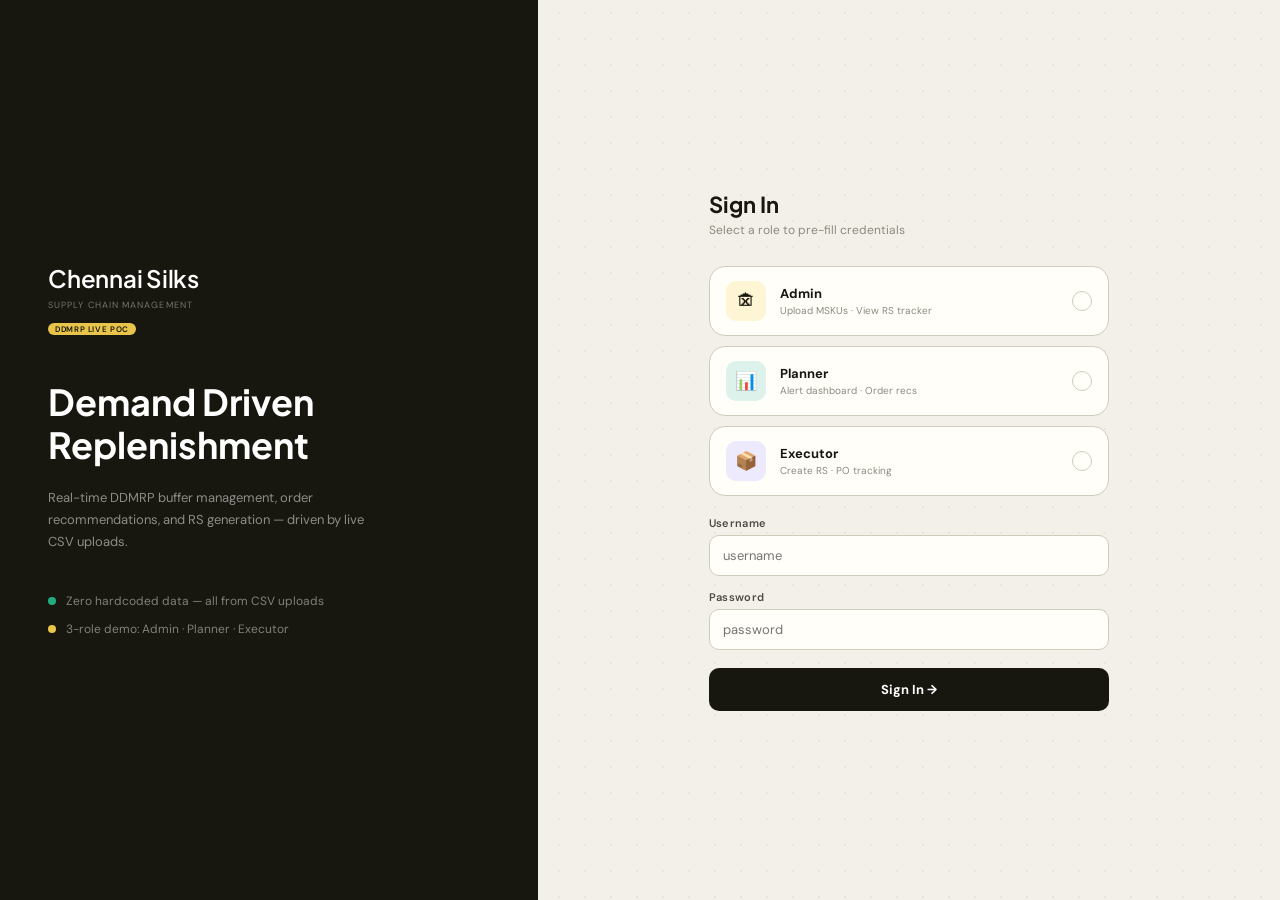
<file: app/templates/demo.html>
<!DOCTYPE html>
<html lang="en">
<head>
<meta charset="UTF-8">
<meta name="viewport" content="width=device-width,initial-scale=1.0">
<title>Chennai Silks — DDMRP Live POC</title>
<link href="https://fonts.googleapis.com/css2?family=Plus+Jakarta+Sans:wght@400;500;600;700&family=DM+Sans:opsz,wght@9..40,300;9..40,400;9..40,500;9..40,600&family=JetBrains+Mono:wght@400;500;600&display=swap" rel="stylesheet">
<style>
*{box-sizing:border-box;margin:0;padding:0}
:root{
  --ink:#18170F;--ink2:#4D4B42;--ink3:#8C8A7E;--ink4:#C8C5B6;
  --bg:#F2F0E8;--bg2:#E8E6DC;--bg3:#DDD9CC;--bg4:#D0CCBC;
  --surface:#FFFEF9;--surface2:#F8F6EE;
  --gold:#9B7B0A;--gold-l:#FDF5D4;--gold-m:#E8C44A;--gold-b:#C4980E;
  --teal:#085041;--teal-l:#DCF2EB;--teal-m:#22AD80;--teal-b:#0A6B52;
  --ruby:#7A1818;--ruby-l:#FCEAEA;--ruby-m:#D93838;--ruby-b:#A02020;
  --amber:#7A3F08;--amber-l:#FEF0DA;--amber-m:#E8903A;--amber-b:#B05E10;
  --slate:#1A2C3E;
  --ff-num:'Plus Jakarta Sans',sans-serif;
  --ff-body:'DM Sans',sans-serif;
  --ff-mono:'JetBrains Mono',monospace;
  --r:6px;--r-md:10px;--r-lg:16px;--r-xl:22px;
  --sh:0 1px 2px rgba(24,23,15,.05),0 3px 10px rgba(24,23,15,.07);
  --sh-lg:0 8px 30px rgba(24,23,15,.12),0 2px 8px rgba(24,23,15,.05);
}
html{font-size:14px}
body{font-family:var(--ff-body);background:var(--bg);color:var(--ink);min-height:100vh}

/* ── SHELL ── */
.shell{display:flex;min-height:100vh}

/* ── SIDEBAR ── */
.sidebar{width:220px;flex-shrink:0;background:var(--ink);display:flex;flex-direction:column;position:fixed;top:0;left:0;bottom:0;z-index:100}
.logo-wrap{padding:20px 16px 16px;border-bottom:1px solid rgba(255,255,255,.06)}
.logo-main{font-family:var(--ff-num);font-size:18px;color:#fff;font-weight:600;letter-spacing:-.01em}
.logo-tag{font-size:9px;color:rgba(255,255,255,.3);letter-spacing:.12em;text-transform:uppercase;margin-top:3px}
.logo-poc{display:inline-block;background:var(--gold-m);color:var(--ink);font-size:8px;font-weight:600;padding:1px 7px;border-radius:99px;letter-spacing:.08em;text-transform:uppercase;margin-top:6px}
.nav-grp{padding:14px 8px 4px;font-size:9px;font-weight:600;letter-spacing:.14em;color:rgba(255,255,255,.2);text-transform:uppercase}
.nav-item{display:flex;align-items:center;gap:9px;padding:8px 12px;margin:1px 4px;border-radius:var(--r);font-size:12px;color:rgba(255,255,255,.45);cursor:pointer;transition:background .15s,color .15s;user-select:none;position:relative;outline:none;-webkit-tap-highlight-color:transparent}
.nav-item:hover{background:rgba(255,255,255,.09)!important;color:rgba(255,255,255,.9)!important}
.nav-item.active{background:rgba(255,255,255,.13)!important;color:#fff!important;font-weight:500}
.nav-icon{font-size:14px;flex-shrink:0;width:18px;text-align:center}
.nav-lbl{flex:1}
.nav-ct{font-size:9px;font-weight:700;padding:1px 6px;border-radius:99px;background:var(--ruby-m);color:#fff}
.sidebar-foot{margin-top:auto;padding:12px 8px;border-top:1px solid rgba(255,255,255,.05)}
.user-row{display:flex;align-items:center;gap:9px;padding:7px 8px;border-radius:var(--r);cursor:pointer}
.user-row:hover{background:rgba(255,255,255,.05)}
.user-av{width:28px;height:28px;border-radius:50%;background:var(--gold-m);display:flex;align-items:center;justify-content:center;font-size:10px;font-weight:600;color:var(--ink);flex-shrink:0}
.user-nm{font-size:12px;color:rgba(255,255,255,.65);font-weight:500}
.user-rl{font-size:10px;color:rgba(255,255,255,.28)}

/* ── MAIN ── */
.main{margin-left:220px;flex:1;display:flex;flex-direction:column;overflow-x:hidden;min-width:0}

/* ── TOPBAR ── */
.topbar{height:54px;background:var(--surface);border-bottom:1px solid var(--bg3);display:flex;align-items:center;padding:0 18px;gap:0;position:sticky;top:0;z-index:50}
.tb-back{display:flex;align-items:center;padding:0 10px 0 0;border-right:1px solid var(--bg3);margin-right:14px;flex-shrink:0}
.tb-back-btn{display:flex;align-items:center;gap:5px;background:none;border:none;font-family:var(--ff-body);font-size:12px;font-weight:500;color:var(--ink3);cursor:pointer;padding:5px 8px;border-radius:var(--r);transition:all .15s;white-space:nowrap}
.tb-back-btn:hover{background:var(--bg2);color:var(--ink)}
.tb-back-btn .back-arrow{font-size:14px;color:var(--ink4)}
.tb-meta{flex:1;min-width:0}
.tb-title{font-family:var(--ff-num);font-size:16px;font-weight:600;color:var(--ink);letter-spacing:-.01em;white-space:nowrap;overflow:hidden;text-overflow:ellipsis}
.tb-crumb{font-size:10px;color:var(--ink3);margin-top:1px;white-space:nowrap;overflow:hidden;text-overflow:ellipsis}
.tb-right{display:flex;gap:8px;align-items:center;flex-shrink:0;padding-left:12px}
.tb-divider{width:1px;height:20px;background:var(--bg3);flex-shrink:0}

/* ── PRODUCT PILL ── */
.prod-pill{display:flex;align-items:center;gap:7px;background:var(--bg2);border:1px solid var(--bg4);border-radius:99px;padding:5px 12px;cursor:pointer;font-size:12px;font-weight:500;color:var(--ink);transition:all .15s;position:relative}
.prod-pill:hover{border-color:var(--gold-m);background:var(--gold-l)}
.prod-drop{position:absolute;top:calc(100% + 6px);left:0;background:var(--surface);border:1px solid var(--bg4);border-radius:var(--r-lg);box-shadow:var(--sh-lg);min-width:300px;z-index:300;display:none}
.prod-drop.open{display:block}
.prod-item{padding:10px 14px;font-size:12px;cursor:pointer;display:flex;align-items:center;justify-content:space-between;border-bottom:1px solid var(--bg2)}
.prod-item:last-child{border:none}
.prod-item:hover{background:var(--bg2)}
.prod-item.active{background:var(--gold-l)}
.prod-item-code{font-family:var(--ff-mono);font-size:9px;color:var(--ink3)}

/* ── BUTTONS ── */
.btn{display:inline-flex;align-items:center;gap:6px;padding:7px 14px;border-radius:var(--r);font-family:var(--ff-body);font-size:12px;font-weight:500;cursor:pointer;border:none;transition:all .15s;white-space:nowrap;text-decoration:none}
.btn-gold{background:var(--gold);color:#fff}.btn-gold:hover{background:var(--gold-b)}
.btn-teal{background:var(--teal);color:#fff}.btn-teal:hover{background:var(--teal-b)}
.btn-ruby{background:var(--ruby-l);color:var(--ruby);border:1px solid var(--ruby-m)}.btn-ruby:hover{background:#FADADADA}
.btn-ghost{background:none;color:var(--ink2);border:1px solid var(--bg4)}.btn-ghost:hover{background:var(--bg2)}
.btn-sm{padding:4px 10px;font-size:11px}
.btn-xs{padding:3px 8px;font-size:10px}

/* ── PAGE ── */
.page{padding:22px;display:none}
.page.active{display:block}

/* ── NUM TYPOGRAPHY ── */
.num-xl{font-family:var(--ff-num);font-size:48px;font-weight:600;letter-spacing:-.03em;line-height:1}
.num-lg{font-family:var(--ff-num);font-size:32px;font-weight:600;letter-spacing:-.02em;line-height:1}
.num-md{font-family:var(--ff-num);font-size:22px;font-weight:600;letter-spacing:-.02em;line-height:1}
.num-sm{font-family:var(--ff-num);font-size:16px;font-weight:600;letter-spacing:-.01em}
.mono{font-family:var(--ff-mono);font-size:11px}
.mono-sm{font-family:var(--ff-mono);font-size:10px}

/* ── STAT CARDS ── */
.stat-row{display:grid;grid-template-columns:repeat(4,1fr);gap:10px;margin-bottom:18px}
.stat-card{background:var(--surface);border:1px solid var(--bg3);border-radius:var(--r-lg);padding:16px 18px;box-shadow:var(--sh);position:relative;overflow:hidden}
.stat-card::before{content:'';position:absolute;top:0;left:0;right:0;height:3px;border-radius:var(--r-lg) var(--r-lg) 0 0}
.stat-card.ruby::before{background:var(--ruby-m)}
.stat-card.amber::before{background:var(--amber-m)}
.stat-card.teal::before{background:var(--teal-m)}
.stat-card.gold::before{background:var(--gold-m)}
.stat-lbl{font-size:10px;font-weight:600;letter-spacing:.06em;text-transform:uppercase;color:var(--ink3);margin-bottom:8px}
.stat-num{margin-bottom:4px}
.stat-sub{font-size:10px;color:var(--ink3)}
.stat-card.ruby .stat-num{color:var(--ruby)}
.stat-card.amber .stat-num{color:var(--amber)}
.stat-card.teal .stat-num{color:var(--teal)}
.stat-card.gold .stat-num{color:var(--gold)}

/* ── BADGES ── */
.badge{display:inline-flex;align-items:center;gap:3px;font-size:10px;font-weight:600;padding:2px 8px;border-radius:99px;white-space:nowrap}
.b-red{background:var(--ruby-l);color:var(--ruby);border:1px solid rgba(217,56,56,.2)}
.b-yellow{background:var(--amber-l);color:var(--amber);border:1px solid rgba(232,144,58,.2)}
.b-amber{background:var(--amber-l);color:var(--amber-b);border:1px solid rgba(232,144,58,.3)}
.b-green{background:var(--teal-l);color:var(--teal);border:1px solid rgba(34,173,128,.2)}
.b-gold{background:var(--gold-l);color:var(--gold);border:1px solid rgba(196,152,14,.2)}
.b-blue{background:#e8f0fe;color:#3b67c4;border:1px solid rgba(59,103,196,.2)}
.b-gray{background:var(--bg2);color:var(--ink2);border:1px solid var(--bg4)}

/* ── ALERT TABLE ── */
.card{background:var(--surface);border:1px solid var(--bg3);border-radius:var(--r-lg);box-shadow:var(--sh);overflow:hidden}
.card-head{padding:14px 18px;border-bottom:1px solid var(--bg2);display:flex;align-items:center;gap:10px}
.card-title{font-family:var(--ff-num);font-size:14px;font-weight:600;color:var(--ink);flex:1;letter-spacing:-.01em}
.card-body{padding:18px}

.tbl-wrap{background:var(--surface);border:1px solid var(--bg3);border-radius:var(--r-lg);box-shadow:var(--sh);overflow:hidden}
.atbl{width:100%;border-collapse:collapse;table-layout:auto}
.atbl thead th{background:var(--bg2);padding:9px 10px;text-align:right;font-size:10px;font-weight:600;color:var(--ink3);letter-spacing:.06em;text-transform:uppercase;border-bottom:1px solid var(--bg3);white-space:nowrap;overflow:hidden;text-overflow:ellipsis}
.atbl thead th:first-child{text-align:left}
.atbl thead th.th-action{text-align:center}
.atbl tbody td{padding:11px 10px;border-bottom:1px solid var(--bg2);font-size:12px;vertical-align:middle;transition:background .1s;text-align:right;white-space:nowrap;overflow:hidden;text-overflow:ellipsis}
.atbl tbody td:first-child{text-align:left}
.atbl tbody td.td-status{text-align:center}
.atbl tbody td.td-action{text-align:center}
.atbl tbody tr{cursor:pointer}
.atbl tbody tr:last-child td{border-bottom:none}
.atbl tbody tr:hover td{background:var(--bg2)}
.atbl tbody tr.row-red td{background:rgba(252,234,234,.4)}
.atbl tbody tr.row-red:hover td{background:rgba(252,234,234,.7)}
.atbl tbody tr.row-red td:first-child{border-left:3px solid var(--ruby-m)}
.atbl tbody tr.row-yellow td:first-child{border-left:3px solid var(--amber-m)}
.atbl tbody tr.row-green td:first-child{border-left:3px solid var(--teal-m)}
.atbl tbody tr.row-blue td:first-child{border-left:3px solid var(--blue-m)}
/* Plan priority bar */
.pri-track{height:6px;background:var(--bg3);border-radius:99px;width:60px;display:inline-block;vertical-align:middle;overflow:hidden;margin-right:5px}
.pri-fill{height:100%;border-radius:99px}
.pri-cell{display:flex;align-items:center;justify-content:flex-end;gap:4px;white-space:nowrap}
.td-edit{padding:4px 4px!important}
.td-edit input:focus{outline:none;border-color:var(--gold-m)!important;background:var(--gold-l)!important}
.num-cell{text-align:right;font-family:var(--ff-mono);font-size:11px;padding-right:8px!important}
@keyframes flashRow{0%{background:var(--teal-l)}100%{background:transparent}}
.row-flash td{animation:flashRow .8s ease-out}

/* plan priority — handled in .tbl-wrap block above */

/* ── ZONE VISUAL ── */
.zone-visual{position:relative;margin-bottom:20px}
.zone-bar{display:flex;height:36px;border-radius:99px;overflow:hidden;border:1px solid var(--bg4)}
.zone-seg{display:flex;align-items:center;justify-content:center;font-size:9px;font-weight:700;letter-spacing:.08em}
.zone-seg.red{background:var(--ruby-l);color:var(--ruby)}
.zone-seg.yellow{background:var(--amber-l);color:var(--amber)}
.zone-seg.green{background:var(--teal-l);color:var(--teal);flex:1}
.zone-ruler{display:flex;justify-content:space-between;margin-top:5px;padding:0 2px}
.zone-ruler span{font-family:var(--ff-mono);font-size:9px;color:var(--ink3);text-align:center}
.zone-nfp-line{position:absolute;top:0;bottom:22px;width:2px;background:var(--ink);border-radius:99px}
.zone-nfp-flag{position:absolute;top:-22px;background:var(--ink);color:#fff;font-family:var(--ff-mono);font-size:9px;font-weight:600;padding:2px 6px;border-radius:3px;transform:translateX(-50%);white-space:nowrap}

/* ── METRIC BOXES ── */
.metric-row{display:grid;grid-template-columns:repeat(3,1fr);gap:8px;margin-bottom:14px}
.metric-box{border-radius:var(--r-md);padding:12px 14px;text-align:center}
.metric-box.red{background:var(--ruby-l)}
.metric-box.amber{background:var(--amber-l)}
.metric-box.green{background:var(--teal-l)}
.metric-lbl{font-size:9px;font-weight:700;letter-spacing:.08em;text-transform:uppercase;margin-bottom:6px}
.metric-box.red .metric-lbl{color:var(--ruby)}
.metric-box.amber .metric-lbl{color:var(--amber)}
.metric-box.green .metric-lbl{color:var(--teal)}
.metric-box.red .num-md{color:var(--ruby)}
.metric-box.amber .num-md{color:var(--amber)}
.metric-box.green .num-md{color:var(--teal)}
.metric-unit{font-size:10px;color:var(--ink3);margin-top:2px}

/* ── GREEN STEPS ── */
.gs-wrap{display:flex;flex-direction:column;gap:0;position:relative;margin-bottom:12px}
.gs-connector{width:1px;height:14px;background:var(--bg4);margin-left:20px;flex-shrink:0}
.gs-row{display:flex;align-items:center;gap:12px;padding:12px 14px;border-radius:var(--r-md);border:1px solid var(--bg3);background:var(--bg2);transition:all .15s}
.gs-row.winner{background:var(--teal-l);border-color:var(--teal-m);box-shadow:0 0 0 3px rgba(34,173,128,.1)}
.gs-num{width:28px;height:28px;border-radius:50%;background:var(--bg4);display:flex;align-items:center;justify-content:center;font-family:var(--ff-mono);font-size:11px;font-weight:600;color:var(--ink2);flex-shrink:0}
.gs-row.winner .gs-num{background:var(--teal-m);color:#fff}
.gs-info{flex:1}
.gs-lbl{font-size:12px;font-weight:500;color:var(--ink2)}
.gs-row.winner .gs-lbl{color:var(--teal);font-weight:600}
.gs-desc{font-size:10px;color:var(--ink3);margin-top:2px}
.gs-row.winner .gs-desc{color:var(--teal);opacity:.75}
.gs-val{font-family:var(--ff-num);font-size:22px;font-weight:600;color:var(--ink);letter-spacing:-.01em}
.gs-row.winner .gs-val{color:var(--teal);font-size:26px;font-weight:700}
.gs-win-tag{font-size:9px;font-weight:700;padding:2px 7px;border-radius:99px;background:var(--teal-m);color:#fff;margin-top:4px;display:inline-block}
.gs-unit{font-size:11px;color:var(--ink3);font-family:var(--ff-body)}

/* ── FORECAST ── */
.forecast-slider-wrap{display:flex;align-items:center;gap:10px;margin:10px 0}
.forecast-slider-wrap label{font-size:11px;color:var(--ink3);width:80px;flex-shrink:0}
input[type=range]{flex:1;height:4px;accent-color:var(--gold);cursor:pointer}
.forecast-result{border-radius:var(--r-md);padding:10px 12px;margin-top:8px;font-size:11px;line-height:1.6}
.forecast-result.red{background:var(--ruby-l);color:var(--ruby)}
.forecast-result.amber{background:var(--amber-l);color:var(--amber)}
.forecast-result.green{background:var(--teal-l);color:var(--teal)}
.days-row{display:grid;grid-template-columns:1fr 1fr;gap:8px;margin-top:10px}
.days-box{background:var(--bg2);border-radius:var(--r-md);padding:10px;text-align:center}
.days-lbl{font-size:10px;color:var(--ink3);margin-bottom:4px}

/* ── NFP BREAKDOWN ── */
.nfp-rows{background:var(--bg2);border-radius:var(--r-md);padding:12px 14px}
.nfp-row{display:flex;justify-content:space-between;align-items:center;padding:4px 0;border-bottom:1px solid var(--bg3)}
.nfp-row:last-child{border-bottom:none;padding-top:8px;margin-top:4px}
.nfp-lbl{font-size:11px;color:var(--ink2)}
.nfp-val{font-family:var(--ff-mono);font-size:11px;font-weight:600;color:var(--ink)}
.nfp-row.total .nfp-lbl{font-weight:600;color:var(--ink);font-size:12px}
.nfp-row.total .nfp-val{color:var(--amber);font-size:13px}

/* ── PO FORM ── */
.form-row{display:grid;grid-template-columns:1fr 1fr;gap:10px;margin-bottom:10px}
.form-row.single{grid-template-columns:1fr}
.form-group{display:flex;flex-direction:column;gap:4px}
.form-label{font-size:11px;font-weight:500;color:var(--ink2)}
.form-input{padding:8px 10px;border:1px solid var(--bg4);border-radius:var(--r);font-family:var(--ff-body);font-size:12px;color:var(--ink);background:var(--surface);transition:border-color .15s}
.form-input:focus{outline:none;border-color:var(--gold-m)}
.form-input.ro{background:var(--bg2);color:var(--ink3);cursor:default}
.form-hint{font-size:10px;color:var(--ink3)}
.form-hint.warn{color:var(--ruby)}
.form-hint.ok{color:var(--teal)}

/* ── CALC BOX ── */
.calc-box{background:var(--bg2);border-radius:var(--r-md);padding:14px;border:1px solid var(--bg3)}
.calc-title{font-size:10px;font-weight:700;letter-spacing:.06em;text-transform:uppercase;color:var(--ink3);margin-bottom:10px}
.calc-row{display:flex;justify-content:space-between;align-items:center;padding:5px 0;border-bottom:1px solid var(--bg3)}
.calc-row:last-child{border-bottom:none;padding-top:8px}
.calc-name{font-size:11px;color:var(--ink2)}
.calc-val{font-family:var(--ff-num);font-size:18px;font-weight:600;letter-spacing:-.01em}
.calc-val.red{color:var(--ruby)}.calc-val.amber{color:var(--amber)}
.calc-val.green{color:var(--teal)}.calc-val.slate{color:var(--slate)}
.calc-unit{font-size:11px;color:var(--ink3);font-family:var(--ff-body);font-style:normal}

/* ── SHOP ALLOCATION ── */
.alloc-header{background:var(--surface);border:1px solid var(--bg3);border-radius:var(--r-lg);padding:14px 18px;margin-bottom:16px;display:flex;align-items:center;gap:18px;box-shadow:var(--sh)}
.pbar{height:6px;background:var(--bg3);border-radius:99px;flex:1;overflow:hidden}
.pbar-fill{height:100%;border-radius:99px;background:linear-gradient(to right,var(--gold),var(--gold-m));transition:width .4s}
.shop-tbl{width:100%;border-collapse:collapse}
.shop-tbl thead th{background:var(--bg2);padding:9px 12px;text-align:left;font-size:10px;font-weight:600;color:var(--ink3);text-transform:uppercase;letter-spacing:.05em;border-bottom:1px solid var(--bg3)}
.shop-tbl tbody td{padding:11px 12px;border-bottom:1px solid var(--bg2);font-size:12px;vertical-align:middle}
.shop-tbl tbody tr:last-child td{border-bottom:none}
.alloc-inp{width:72px;padding:5px 8px;border:1px solid var(--bg4);border-radius:var(--r);font-family:var(--ff-mono);font-size:12px;text-align:center;background:var(--surface);color:var(--ink);transition:border-color .15s}
.alloc-inp:focus{outline:none;border-color:var(--gold-m)}
.stk-pill{display:inline-flex;align-items:center;gap:4px;font-family:var(--ff-mono);font-size:10px;font-weight:600;padding:2px 8px;border-radius:99px}

/* ── CONFIRM HERO ── */
.confirm-hero{background:linear-gradient(135deg,var(--teal) 0%,#0a6b52 100%);border-radius:var(--r-xl);padding:24px 28px;color:#fff;margin-bottom:16px;position:relative;overflow:hidden}
.confirm-hero::before{content:'';position:absolute;right:-20px;top:-20px;width:160px;height:160px;border-radius:50%;background:rgba(255,255,255,.04)}
.confirm-hero-title{font-family:var(--ff-num);font-size:14px;font-weight:600;opacity:.8;margin-bottom:4px}
.confirm-hero-msku{font-family:var(--ff-mono);font-size:10px;opacity:.5;margin-bottom:14px}
.confirm-hero-qty{font-family:var(--ff-num);font-size:56px;font-weight:700;letter-spacing:-.04em;line-height:1;margin-bottom:6px}
.confirm-hero-meta{font-size:12px;opacity:.7}
.confirm-row{display:flex;justify-content:space-between;padding:10px 0;border-bottom:1px solid var(--bg2);font-size:12px}
.confirm-row:last-child{border-bottom:none}
.confirm-lbl{color:var(--ink3)}
.confirm-val{font-weight:500;color:var(--ink)}

/* ── VIEW TABS ── */
.view-tabs{display:flex;gap:0;background:var(--bg2);border:1px solid var(--bg4);border-radius:var(--r-md);padding:3px;margin-bottom:16px;width:fit-content}
.view-tab{padding:5px 14px;border-radius:var(--r);font-size:11px;font-weight:500;cursor:pointer;color:var(--ink3);transition:all .15s;user-select:none}
.view-tab.active{background:var(--surface);color:var(--ink);box-shadow:0 1px 3px rgba(0,0,0,.08)}

/* ── KANBAN ── */
.kanban-board{display:grid;grid-template-columns:repeat(4,1fr);gap:12px}
.kanban-col{background:var(--bg2);border-radius:var(--r-lg);padding:12px;border:1px solid var(--bg3);min-height:300px}
.kanban-col-hdr{display:flex;align-items:center;justify-content:space-between;margin-bottom:12px;padding-bottom:10px;border-bottom:1px solid var(--bg3)}
.kanban-col-title{font-size:11px;font-weight:700;letter-spacing:.06em;text-transform:uppercase}
.kanban-col-ct{font-family:var(--ff-num);font-size:16px;font-weight:600}
.kanban-card{background:var(--surface);border-radius:var(--r-md);padding:12px;margin-bottom:8px;border:1px solid var(--bg3);box-shadow:var(--sh);cursor:pointer;transition:all .15s}
.kanban-card:hover{box-shadow:var(--sh-lg);transform:translateY(-1px)}
.kanban-card-msku{font-family:var(--ff-mono);font-size:9px;color:var(--ink3);margin-bottom:4px}
.kanban-card-name{font-size:12px;font-weight:500;color:var(--ink);margin-bottom:8px}
.kanban-card-qty{font-family:var(--ff-num);font-size:24px;font-weight:600;color:var(--ink);margin-bottom:4px}
.kanban-card-meta{font-size:10px;color:var(--ink3)}
.kanban-card-supplier{display:flex;align-items:center;justify-content:space-between;margin-top:8px;padding-top:8px;border-top:1px solid var(--bg2)}
.kc-draft .kanban-col-hdr{border-bottom-color:var(--ink3)}
.kc-draft .kanban-col-title{color:var(--ink3)}
.kc-released .kanban-col-hdr{border-bottom-color:var(--gold-m)}
.kc-released .kanban-col-title{color:var(--gold)}
.kc-transit .kanban-col-hdr{border-bottom-color:var(--amber-m)}
.kc-transit .kanban-col-title{color:var(--amber)}
.kc-received .kanban-col-hdr{border-bottom-color:var(--teal-m)}
.kc-received .kanban-col-title{color:var(--teal)}

/* ── CALENDAR ── */
.cal-header{display:flex;align-items:center;justify-content:space-between;margin-bottom:16px}
.cal-grid{display:grid;grid-template-columns:repeat(7,1fr);gap:4px}
.cal-day-hdr{text-align:center;font-size:10px;font-weight:600;color:var(--ink3);letter-spacing:.06em;text-transform:uppercase;padding:4px}
.cal-cell{border-radius:var(--r);padding:6px;min-height:64px;border:1px solid var(--bg3);background:var(--surface);font-size:11px;cursor:pointer;transition:background .1s}
.cal-cell:hover{background:var(--bg2)}
.cal-cell.other-month{background:var(--bg);border-color:var(--bg3);opacity:.5}
.cal-cell.today{border-color:var(--gold-m);background:var(--gold-l)}
.cal-date{font-size:10px;font-weight:600;color:var(--ink3);margin-bottom:4px}
.cal-cell.today .cal-date{color:var(--gold)}
.cal-event{border-radius:3px;padding:2px 5px;font-size:9px;font-weight:600;margin-bottom:2px;cursor:pointer}
.cal-event.arriving{background:var(--teal-l);color:var(--teal)}
.cal-event.released{background:var(--gold-l);color:var(--gold)}
.cal-event.ordered{background:var(--amber-l);color:var(--amber)}

/* ── CHIPS ── */
.chip{display:inline-flex;align-items:center;gap:4px;padding:4px 10px;border-radius:99px;font-size:11px;font-weight:500;cursor:pointer;border:1px solid var(--bg4);background:var(--surface);color:var(--ink2);transition:all .15s;user-select:none}
.chip:hover{border-color:var(--gold-m);color:var(--gold)}
.chip.active{background:var(--gold-l);color:var(--gold);border-color:var(--gold-m)}
.chip.danger{background:var(--ruby-l);color:var(--ruby);border-color:var(--ruby-m)}
.filter-row{display:flex;gap:6px;flex-wrap:wrap}

/* ── SKU MAPPING MATRIX ── */
.matrix-info{background:var(--teal-l);border:1px solid var(--teal-m);border-radius:var(--r-md);padding:10px 14px;margin-bottom:14px;font-size:11px;color:var(--teal);line-height:1.6}
.matrix-legend{display:flex;gap:14px;margin-bottom:12px;flex-wrap:wrap}
.legend-item{display:flex;align-items:center;gap:6px;font-size:11px;color:var(--ink2)}
.legend-sw{width:14px;height:14px;border-radius:3px;flex-shrink:0}
.design-selector{display:flex;gap:6px;flex-wrap:wrap;margin-bottom:14px}
.design-chip{padding:5px 12px;border-radius:99px;font-size:11px;font-weight:500;cursor:pointer;border:1px solid var(--bg4);background:var(--surface);color:var(--ink2);transition:all .15s;user-select:none}
.design-chip:hover{border-color:var(--gold-m);color:var(--gold)}
.design-chip.active{background:var(--teal-l);color:var(--teal);border-color:var(--teal-m)}
.matrix-wrap{border:1px solid var(--bg3);border-radius:var(--r-lg);overflow:hidden;background:var(--surface);margin-bottom:12px}
.matrix-tbl{border-collapse:collapse;width:100%}
.matrix-tbl th{background:var(--bg2);padding:9px 14px;font-size:10px;font-weight:700;color:var(--ink3);letter-spacing:.06em;text-transform:uppercase;border:1px solid var(--bg3);text-align:center}
.matrix-tbl th.row-hdr{text-align:left;min-width:90px}
.matrix-tbl td{border:1px solid var(--bg3);padding:3px}
.matrix-cell{width:100%;height:44px;display:flex;flex-direction:column;align-items:center;justify-content:center;border-radius:var(--r);cursor:pointer;transition:all .15s;font-size:10px;font-weight:700;user-select:none;gap:2px}
.matrix-cell.mapped{background:var(--teal-l);color:var(--teal)}
.matrix-cell.mapped:hover{background:#C5EDDF}
.matrix-cell.selected{background:var(--gold-l);color:var(--gold);box-shadow:0 0 0 2px var(--gold-m) inset}
.matrix-cell.empty{background:var(--bg2);color:var(--ink4)}
.matrix-cell.empty:hover{background:var(--bg3);color:var(--ink2)}
.matrix-cell .cell-sku{font-family:var(--ff-mono);font-size:8px;opacity:.7;font-weight:400}
.matrix-status{display:flex;gap:14px;align-items:center;padding:10px 16px;background:var(--bg2);border-top:1px solid var(--bg3);flex-wrap:wrap}
.ms-item{font-size:11px;color:var(--ink2);display:flex;align-items:center;gap:5px}
.ms-num{font-family:var(--ff-num);font-size:18px;font-weight:600}
.ms-num.mapped{color:var(--teal)}.ms-num.sel{color:var(--gold)}.ms-num.empty{color:var(--ink3)}

/* ── RULE BOX ── */
.rule-row{display:flex;align-items:flex-start;gap:8px;padding:7px 10px;border-radius:var(--r);margin-bottom:4px;font-size:11px}
.rule-ok{background:var(--teal-l);color:var(--teal)}
.rule-warn{background:var(--amber-l);color:var(--amber)}
.rule-err{background:var(--ruby-l);color:var(--ruby)}

/* ── TABLE FOOTER ── */
.tbl-foot{padding:10px 14px;background:var(--bg2);border-top:1px solid var(--bg3);display:flex;align-items:center;justify-content:space-between;font-size:11px;color:var(--ink3)}

/* Divider */
.divider{height:1px;background:var(--bg3);margin:14px 0}

/* grid 2-col */
.g2{display:grid;grid-template-columns:1fr 1fr;gap:14px}

/* section hdr */
.sec-hdr{display:flex;align-items:center;justify-content:space-between;margin-bottom:12px}
.sec-title{font-family:var(--ff-num);font-size:15px;font-weight:600;letter-spacing:-.01em}

@media(max-width:768px){
  .sidebar{width:52px}.main{margin-left:52px}
  .nav-lbl,.nav-ct,.logo-main,.logo-tag,.logo-poc,.user-nm,.user-rl,.nav-grp{display:none}
  .stat-row{grid-template-columns:repeat(2,1fr)}
  .g2{grid-template-columns:1fr}
  .kanban-board{grid-template-columns:1fr 1fr}
}

/* ══ ADMIN STYLES ══ */
.search-row{display:flex;gap:8px;margin-bottom:14px;flex-wrap:wrap}
.search-box{flex:1;min-width:200px;position:relative}
.search-icon{position:absolute;left:10px;top:50%;transform:translateY(-50%);color:var(--ink3);font-size:14px;pointer-events:none}
.search-input{width:100%;padding:7px 10px 7px 30px;border:1px solid var(--bg4);border-radius:var(--r);font-family:var(--ff-body);font-size:12px;background:var(--surface);color:var(--ink);transition:border-color .15s}
.search-input:focus{outline:none;border-color:var(--gold-m)}

/* Table */
.table-wrap{background:var(--surface);border:1px solid var(--bg3);border-radius:var(--r-lg);overflow:hidden;box-shadow:var(--sh)}
.data-tbl{width:100%;border-collapse:collapse}
.data-tbl thead th{background:var(--bg2);padding:9px 12px;text-align:left;font-size:10px;font-weight:600;color:var(--ink3);letter-spacing:.06em;text-transform:uppercase;border-bottom:1px solid var(--bg3)}
.data-tbl tbody td{padding:10px 12px;border-bottom:1px solid var(--bg2);font-size:12px;vertical-align:middle}
.data-tbl tbody tr{cursor:pointer;transition:background .1s}
.data-tbl tbody tr:hover td{background:var(--bg2)}
.data-tbl tbody tr:last-child td{border-bottom:none}

/* Upload */
.upload-zone{border:2px dashed var(--bg4);border-radius:var(--r-lg);padding:28px 20px;text-align:center;cursor:pointer;transition:all .2s;margin-bottom:12px}
.upload-zone:hover{border-color:var(--gold-m);background:var(--gold-l)}
.upload-icon{font-size:28px;margin-bottom:8px}
.upload-title{font-size:13px;font-weight:600;color:var(--ink);margin-bottom:3px}
.upload-sub{font-size:11px;color:var(--ink3)}
.val-item{display:flex;align-items:flex-start;gap:8px;padding:7px 10px;border-radius:var(--r);margin-bottom:4px;font-size:11px;line-height:1.5}
.val-ok{background:var(--teal-l);color:var(--teal)}
.val-err{background:var(--ruby-l);color:var(--ruby)}
.val-warn{background:var(--amber-l);color:var(--amber)}

/* Upload tabs */
.upload-tabs{display:flex;gap:0;margin-bottom:18px;border-bottom:1px solid var(--bg3)}
.upload-tab{padding:8px 16px;font-size:12px;font-weight:500;cursor:pointer;color:var(--ink3);border-bottom:2px solid transparent;margin-bottom:-1px;transition:all .15s;user-select:none}
.upload-tab.active{color:var(--gold);border-bottom-color:var(--gold-m)}
.upload-tab:not(.active):hover{color:var(--ink2)}
.upload-pane{display:none}
.upload-pane.active{display:block}

/* Info strip */
.info-strip{border-radius:var(--r);padding:10px 12px;margin-bottom:14px;font-size:11px;line-height:1.6}
.info-teal{background:var(--teal-l);border:1px solid var(--teal-m);color:var(--teal)}
.info-amber{background:var(--amber-l);border:1px solid var(--amber-m);color:var(--amber)}
.info-ruby{background:var(--ruby-l);border:1px solid var(--ruby-m);color:var(--ruby)}
.info-gold{background:var(--gold-l);border:1px solid var(--gold-m);color:var(--gold)}

/* Col tags */
.col-tags{display:flex;flex-wrap:wrap;gap:5px;margin-top:6px}
.col-tag{font-family:var(--ff-mono);font-size:10px;padding:2px 7px;border-radius:4px;background:var(--surface);border:1px solid var(--bg4);color:var(--ink2)}
.col-tag.req{border-color:var(--ruby-m);color:var(--ruby);background:var(--ruby-l)}

/* Formula rows */
.formula-row{background:var(--bg2);border:1px solid var(--bg3);border-radius:var(--r-md);padding:12px 14px;margin-bottom:8px}
.formula-label{font-size:11px;font-weight:600;color:var(--ink2);margin-bottom:6px}
.formula-expr{font-family:var(--ff-mono);font-size:12px;background:var(--surface);border:1px solid var(--bg4);border-radius:var(--r);padding:8px 12px;color:var(--ink);width:100%;transition:border-color .15s}
.formula-expr:focus{outline:none;border-color:var(--gold-m)}
.formula-note{font-size:10px;color:var(--ink3);margin-top:4px}

/* Settings */
.setting-row{display:flex;align-items:center;justify-content:space-between;padding:12px 0;border-bottom:1px solid var(--bg2)}
.setting-row:last-child{border-bottom:none}
.setting-name{font-size:12px;font-weight:500;color:var(--ink)}
.setting-desc{font-size:11px;color:var(--ink3);margin-top:2px}

/* Toggle */
.toggle{position:relative;width:36px;height:20px;flex-shrink:0}
.toggle input{display:none}
.toggle-track{position:absolute;inset:0;background:var(--bg4);border-radius:99px;cursor:pointer;transition:background .15s}
.toggle input:checked+.toggle-track{background:var(--gold-m)}
.toggle-thumb{position:absolute;top:3px;left:3px;width:14px;height:14px;border-radius:50%;background:#fff;box-shadow:0 1px 3px rgba(0,0,0,.2);transition:transform .15s;pointer-events:none}
.toggle input:checked~.toggle-thumb{transform:translateX(16px)}

/* Drawer */
.drawer-overlay{position:fixed;inset:0;background:rgba(24,23,15,.3);z-index:200;opacity:0;pointer-events:none;transition:opacity .2s}
.drawer-overlay.open{opacity:1;pointer-events:all}
.drawer{position:fixed;top:0;right:0;bottom:0;width:400px;background:var(--surface);box-shadow:var(--sh-lg);z-index:201;display:flex;flex-direction:column;transform:translateX(100%);transition:transform .25s cubic-bezier(.4,0,.2,1)}
.drawer.open{transform:translateX(0)}
.drawer-head{padding:16px 20px;border-bottom:1px solid var(--bg2);display:flex;align-items:center;gap:12px}
.drawer-title{font-family:var(--ff-num);font-size:14px;font-weight:600;color:var(--ink);flex:1}
.drawer-close{width:28px;height:28px;border-radius:var(--r);display:flex;align-items:center;justify-content:center;cursor:pointer;color:var(--ink3);background:none;border:none;font-size:16px;transition:background .15s}
.drawer-close:hover{background:var(--bg2)}
.drawer-body{flex:1;overflow-y:auto;padding:18px}
.drawer-foot{padding:14px 18px;border-top:1px solid var(--bg2);display:flex;gap:8px}
.form-section{margin-bottom:18px}
.form-sec-title{font-size:10px;font-weight:700;letter-spacing:.07em;text-transform:uppercase;color:var(--ink3);margin-bottom:10px;padding-bottom:7px;border-bottom:1px solid var(--bg2)}

/* MSKU code badge */
.msku-code{font-family:var(--ff-mono);font-size:10px;color:var(--teal);background:var(--teal-l);padding:2px 6px;border-radius:3px}


/* ══ ROLE-LOCKED NAV ══ */
.nav-admin-only, .nav-buyer-only { display: none !important; }
body.role-admin .nav-admin-only { display: flex !important; }
body.role-buyer .nav-buyer-only { display: flex !important; }

/* Login transitions */
#login-screen { animation: fadeIn .3s ease; }
@keyframes fadeIn { from { opacity:0; transform:translateY(8px); } to { opacity:1; transform:translateY(0); } }
.role-card:hover { border-color: var(--bg3) !important; box-shadow: 0 3px 12px rgba(24,23,15,.08); transform: translateY(-1px); }

/* Role selected states */
.role-card.selected-admin { border-color: var(--gold-m) !important; background: var(--gold-l) !important; }
.role-card.selected-buyer { border-color: var(--teal-m) !important; background: var(--teal-l) !important; }


/* ══ MSKU FILTER BAR ══ */
.msku-filter-bar{
  background:var(--surface);
  border-bottom:1px solid var(--bg3);
  padding:0 22px;
  position:sticky;top:54px;z-index:40;
}
.msku-filter-scroll{
  display:flex;gap:10px;
  overflow-x:auto;padding:10px 0;
  scrollbar-width:none;-ms-overflow-style:none;
}
.msku-filter-scroll::-webkit-scrollbar{display:none}
.msku-card{
  flex-shrink:0;
  border:1.5px solid var(--bg3);
  border-radius:var(--r-lg);
  padding:10px 14px;
  cursor:pointer;
  transition:all .15s;
  background:var(--surface);
  min-width:220px;
  max-width:260px;
  position:relative;
}
.msku-card:hover{border-color:var(--bg4);box-shadow:0 2px 8px rgba(24,23,15,.07)}
.msku-card.active{
  border-color:var(--teal-m);
  background:var(--teal-l);
  box-shadow:0 2px 10px rgba(8,80,65,.1);
}
.msku-card-top{display:flex;align-items:flex-start;justify-content:space-between;gap:8px;margin-bottom:7px}
.msku-card-code{font-family:var(--ff-mono);font-size:9px;color:var(--ink3);line-height:1.4;word-break:break-all}
.msku-card.active .msku-card-code{color:var(--teal)}
.msku-card-status{flex-shrink:0;margin-top:1px}
.msku-card-name{font-size:12px;font-weight:600;color:var(--ink);margin-bottom:6px;white-space:nowrap;overflow:hidden;text-overflow:ellipsis}
.msku-card.active .msku-card-name{color:var(--teal)}
.msku-card-specs{display:flex;flex-wrap:wrap;gap:4px;margin-bottom:7px}
.msku-spec{font-size:9px;font-weight:500;padding:2px 6px;border-radius:3px;background:var(--bg2);color:var(--ink2)}
.msku-card.active .msku-spec{background:rgba(8,80,65,.08);color:var(--teal)}
.msku-card-meta{display:flex;gap:10px;align-items:center}
.msku-meta-item{font-size:10px;color:var(--ink3);display:flex;align-items:center;gap:3px}
.msku-meta-item strong{color:var(--ink);font-weight:600}
.msku-card.active .msku-meta-item{color:var(--teal);opacity:.8}
.msku-card.active .msku-meta-item strong{color:var(--teal)}
.msku-pri-dot{width:7px;height:7px;border-radius:50%;flex-shrink:0}
.msku-card-active-bar{position:absolute;bottom:0;left:0;right:0;height:3px;border-radius:0 0 var(--r-lg) var(--r-lg);background:var(--teal-m);opacity:0;transition:opacity .15s}
.msku-card.active .msku-card-active-bar{opacity:1}
.msku-filter-date{display:flex;align-items:center;gap:8px;padding:10px 0;margin-left:auto;flex-shrink:0;border-left:1px solid var(--bg3);padding-left:14px}
.msku-filter-date label{font-size:10px;font-weight:600;color:var(--ink3);letter-spacing:.04em;text-transform:uppercase;white-space:nowrap}


/* v6 additions */
.filter-card{background:var(--surface);border-bottom:1px solid var(--bg3);padding:14px 18px;position:sticky;top:52px;z-index:40;box-shadow:0 2px 8px rgba(24,23,15,.04)}
.filter-grid{display:grid;grid-template-columns:repeat(9,1fr);gap:8px}
.filter-group{display:flex;flex-direction:column;gap:4px}
.filter-label{font-size:9px;font-weight:700;letter-spacing:.08em;text-transform:uppercase;color:var(--ink3)}
.filter-select{width:100%;padding:6px 8px;border:1px solid var(--bg4);border-radius:var(--r);font-family:var(--ff-body);font-size:11px;color:var(--ink);background:var(--surface);cursor:pointer;transition:border-color .15s}
.filter-select:focus{outline:none;border-color:var(--gold-m)}
.filter-select.af{border-color:var(--gold-m);background-color:var(--gold-l);color:var(--gold)}
.filter-result-bar{display:flex;align-items:center;justify-content:space-between;margin-top:10px;padding-top:10px;border-top:1px solid var(--bg2)}
.tb-demo{display:flex;align-items:center;gap:6px;background:var(--purple-l);border:1px solid var(--purple-m);border-radius:99px;padding:4px 10px;font-size:10px;font-weight:600;color:var(--purple);cursor:pointer;user-select:none}
.msku-filter-bar{background:var(--surface);border-bottom:1px solid var(--bg3);padding:0 18px;position:sticky;top:52px;z-index:39}
.msku-scroll{display:flex;gap:10px;overflow-x:auto;padding:10px 0;scrollbar-width:none}
.msku-scroll::-webkit-scrollbar{display:none}
.msku-fc{flex-shrink:0;border:1.5px solid var(--bg3);border-radius:var(--r-lg);padding:10px 13px;cursor:pointer;transition:all .15s;background:var(--surface);min-width:200px;max-width:240px;position:relative}
.msku-fc:hover{border-color:var(--bg4);box-shadow:0 2px 8px rgba(24,23,15,.07)}
.msku-fc.active{border-color:var(--teal-m);background:var(--teal-l)}
.msku-fc-code{font-family:var(--ff-mono);font-size:8px;color:var(--ink3);margin-bottom:4px;line-height:1.4}
.msku-fc.active .msku-fc-code{color:var(--teal)}
.msku-fc-name{font-size:12px;font-weight:700;color:var(--ink);margin-bottom:5px}
.msku-fc.active .msku-fc-name{color:var(--teal)}
.msku-fc-specs{display:flex;flex-wrap:wrap;gap:3px;margin-bottom:6px}
.msku-spec{font-size:8px;font-weight:600;padding:1px 5px;border-radius:3px;background:var(--bg2);color:var(--ink2)}
.msku-fc.active .msku-spec{background:rgba(8,80,65,.1);color:var(--teal)}
.msku-fc-meta{display:flex;gap:8px}
.msku-fc-meta span{font-size:9px;color:var(--ink3)}
.msku-fc-meta strong{color:var(--ink);font-weight:600}
.msku-fc.active .msku-fc-meta span{color:var(--teal);opacity:.8}
.msku-fc.active .msku-fc-meta strong{color:var(--teal)}
.msku-fc-bar{position:absolute;bottom:0;left:0;right:0;height:2px;border-radius:0 0 var(--r-lg) var(--r-lg);background:var(--teal-m);opacity:0;transition:opacity .15s}
.msku-fc.active .msku-fc-bar{opacity:1}
.atbl tbody tr.row-red td{background:rgba(252,234,234,.35)}
.atbl tbody tr.row-red:hover td{background:rgba(252,234,234,.6)}
.atbl tbody tr.row-red td:first-child{border-left:3px solid var(--ruby-m)}
.atbl tbody tr.row-yellow td:first-child{border-left:3px solid var(--amber-m)}
.atbl tbody tr.row-green td:first-child{border-left:3px solid var(--teal-m)}
.atbl tbody tr.row-blue td:first-child{border-left:3px solid var(--blue-m)}
.atbl tbody tr.expand-row td{padding:0;border-bottom:1px solid var(--bg3)}
.expand-content{display:none;padding:10px 14px;background:var(--surface2)}
.expand-content.open{display:block}
.expand-grid{display:grid;grid-template-columns:repeat(6,1fr);gap:8px}
.expand-item{text-align:center}
.expand-lbl{font-size:9px;color:var(--ink3);text-transform:uppercase;letter-spacing:.06em;margin-bottom:2px;font-weight:600}
.expand-val{font-family:var(--ff-mono);font-size:11px;font-weight:600;color:var(--ink)}
.wizard-steps{display:flex;gap:0;margin-bottom:18px;background:var(--surface);border:1px solid var(--bg3);border-radius:var(--r-lg);overflow:hidden;box-shadow:var(--sh)}
.wizard-step{flex:1;padding:12px 14px;display:flex;align-items:center;gap:10px;border-right:1px solid var(--bg3);transition:all .2s;cursor:pointer}
.wizard-step:last-child{border-right:none}
.wizard-step .step-num{width:24px;height:24px;border-radius:50%;display:flex;align-items:center;justify-content:center;font-family:var(--ff-mono);font-size:10px;font-weight:700;background:var(--bg3);color:var(--ink3);flex-shrink:0}
.wizard-step .step-title{font-size:11px;font-weight:600;color:var(--ink3)}
.wizard-step .step-desc{font-size:10px;color:var(--ink4)}
.wizard-step.active{background:var(--teal-l)}
.wizard-step.active .step-num{background:var(--teal-m);color:#fff}
.wizard-step.active .step-title{color:var(--teal)}
.wizard-step.done .step-num{background:var(--teal);color:#fff}
.wizard-step.done .step-title{color:var(--teal)}
.wizard-pane{display:none}.wizard-pane.active{display:block}
.supplier-cards{display:grid;grid-template-columns:repeat(3,1fr);gap:10px;margin-bottom:14px}
/* ── DETAIL TABS (planner/placement shared) ── */
.detail-tab-bar{display:flex;gap:0;background:var(--bg2);border:1px solid var(--bg4);border-radius:var(--r-md);padding:3px;width:fit-content;margin:0 18px 16px}
.detail-tab{padding:6px 16px;border-radius:var(--r);font-size:12px;font-weight:500;cursor:pointer;color:var(--ink3);transition:all .15s;user-select:none;white-space:nowrap}
.detail-tab.active{background:var(--surface);color:var(--ink);box-shadow:0 1px 3px rgba(0,0,0,.08)}
.detail-tab.placement-tab{color:var(--blue-m)}
.detail-tab.placement-tab.active{background:var(--blue-l);color:var(--blue)}
.detail-panel{display:none}.detail-panel.active{display:block}
/* Hub Allocation tab always visible for placement/planning role */
body.role-placement .placement-tab{display:flex;align-items:center;gap:5px}

.btn-blue{background:var(--blue-l);color:var(--blue);border:1px solid var(--blue-m)}.btn-blue:hover{background:var(--blue-m);color:#fff}

/* Hub selector buttons */
.hub-btn{padding:5px 12px;border-radius:99px;font-size:11px;font-weight:500;cursor:pointer;border:1.5px solid var(--bg4);background:var(--surface);color:var(--ink2);transition:all .15s;font-family:var(--ff-body)}
.hub-btn:hover{border-color:var(--gold-m);color:var(--gold)}
.hub-btn.active{background:var(--gold-l);color:var(--gold);border-color:var(--gold-m);font-weight:600}
.supplier-card{border:1.5px solid var(--bg3);border-radius:var(--r-lg);padding:14px;cursor:pointer;background:var(--surface)}
.supplier-card.recommended{border-color:var(--teal-m);background:var(--teal-l)}
.supplier-card.not-recommended{border-color:var(--amber-m);background:var(--amber-l)}
.supplier-card.disabled{border-color:var(--bg4);background:var(--bg2);opacity:.6;cursor:not-allowed}
.supplier-card-hdr{display:flex;align-items:center;justify-content:space-between;margin-bottom:8px}
.supplier-name{font-size:12px;font-weight:700;color:var(--ink)}
.stock-bar{height:6px;background:var(--bg3);border-radius:99px;margin:6px 0;overflow:hidden}
.stock-bar-fill{height:100%;border-radius:99px}
.sup-qty-inp{width:80px;padding:5px 8px;border:1px solid var(--bg4);border-radius:var(--r);font-family:var(--ff-mono);font-size:12px;text-align:center;background:var(--surface);color:var(--ink)}
.mrp-split-row{display:flex;align-items:center;gap:10px;padding:10px 12px;border-radius:var(--r-md);background:var(--bg2);border:1px solid var(--bg3);margin-bottom:8px}
.mrp-label{font-family:var(--ff-mono);font-size:12px;font-weight:600;color:var(--ink);width:70px}
.mrp-toggle{display:flex;gap:0;background:var(--bg3);border-radius:var(--r);overflow:hidden}
.mrp-toggle-btn{padding:4px 8px;font-size:10px;font-weight:600;cursor:pointer;color:var(--ink3);border:none;background:none;font-family:var(--ff-body)}
.mrp-toggle-btn.active{background:var(--teal-m);color:#fff}
.mrp-inp{width:70px;padding:5px 8px;border:1px solid var(--bg4);border-radius:var(--r);font-family:var(--ff-mono);font-size:12px;text-align:center;background:var(--surface);color:var(--ink)}
.mrp-calc{font-size:11px;color:var(--ink3);min-width:60px}
.cs-matrix{border:1px solid var(--bg3);border-radius:var(--r-lg);overflow:hidden;margin-bottom:10px}
.cs-tbl{border-collapse:collapse;width:100%}
.cs-tbl th{background:var(--bg2);padding:8px 10px;font-size:9px;font-weight:700;color:var(--ink3);text-transform:uppercase;letter-spacing:.07em;border:1px solid var(--bg3);text-align:center}
.cs-tbl th.row-h{text-align:left;min-width:80px}
.cs-tbl td{border:1px solid var(--bg3);padding:4px}
.cs-cell-inp{width:100%;padding:5px 6px;border:none;font-family:var(--ff-mono);font-size:11px;text-align:center;background:transparent;color:var(--ink);border-radius:var(--r)}
.cs-cell-inp:focus{outline:none;background:var(--gold-l)}
.cs-tbl td.row-total{background:var(--bg2);font-family:var(--ff-mono);font-size:11px;font-weight:700;text-align:center;padding:6px 8px}
.cs-tbl tfoot td{background:var(--bg2);font-family:var(--ff-mono);font-size:11px;font-weight:700;text-align:center;padding:7px 10px;border:1px solid var(--bg3)}
.po-line-tbl{width:100%;border-collapse:collapse;font-size:11px}
.po-line-tbl thead th{background:var(--bg2);padding:8px 10px;text-align:left;font-size:9px;font-weight:700;color:var(--ink3);letter-spacing:.07em;text-transform:uppercase;border-bottom:1px solid var(--bg3)}
.po-line-tbl tbody td{padding:9px 10px;border-bottom:1px solid var(--bg2);vertical-align:middle}
.po-line-tbl tfoot td{background:var(--teal-l);padding:10px;font-weight:700;border-top:2px solid var(--teal-m)}
.confirm-hero{background:linear-gradient(135deg,var(--teal) 0%,#0a6b52 100%);border-radius:var(--r-xl);padding:22px 26px;color:#fff;margin-bottom:14px}
.confirm-hero-title{font-size:13px;opacity:.75;margin-bottom:3px}
.confirm-hero-qty{font-family:var(--ff-num);font-size:50px;font-weight:700;letter-spacing:-.04em;line-height:1;margin-bottom:5px}
.kanban-board{display:grid;grid-template-columns:repeat(5,1fr);gap:10px}
.kanban-col{background:var(--bg2);border-radius:var(--r-lg);padding:10px;border:1px solid var(--bg3);min-height:280px}
.kc-hdr{display:flex;align-items:center;justify-content:space-between;margin-bottom:10px;padding-bottom:8px;border-bottom:1px solid var(--bg3)}
.kc-title{font-size:10px;font-weight:700;letter-spacing:.07em;text-transform:uppercase}
.kc-ct{font-family:var(--ff-num);font-size:16px;font-weight:700}
.kc1 .kc-title{color:var(--purple)}.kc1 .kc-ct{color:var(--purple)}
.kc2 .kc-title{color:var(--amber)}.kc2 .kc-ct{color:var(--amber)}
.kc3 .kc-title{color:var(--gold)}.kc3 .kc-ct{color:var(--gold)}
.kc4 .kc-title{color:var(--blue)}.kc4 .kc-ct{color:var(--blue)}
.kc5 .kc-title{color:var(--teal)}.kc5 .kc-ct{color:var(--teal)}
.k-card{background:var(--surface);border-radius:var(--r-md);padding:10px;margin-bottom:8px;border:1px solid var(--bg3);box-shadow:var(--sh);cursor:pointer;transition:all .15s}
.k-card:hover{box-shadow:var(--sh-lg);transform:translateY(-1px)}
.k-card-code{font-family:var(--ff-mono);font-size:8px;color:var(--ink3);margin-bottom:3px}
.k-card-name{font-size:12px;font-weight:600;color:var(--ink);margin-bottom:7px}
.k-card-qty{font-family:var(--ff-num);font-size:22px;font-weight:700;color:var(--ink);margin-bottom:3px}
.k-card-meta{font-size:10px;color:var(--ink3)}
.k-card-foot{display:flex;align-items:center;justify-content:space-between;margin-top:8px;padding-top:8px;border-top:1px solid var(--bg2)}
.inbox-row{background:var(--surface);border:1px solid var(--bg3);border-radius:var(--r-lg);padding:14px 16px;margin-bottom:10px;display:flex;align-items:center;gap:14px;box-shadow:var(--sh);cursor:pointer;transition:all .15s}
.inbox-row:hover{box-shadow:var(--sh-lg);border-color:var(--bg4)}
.inbox-code{font-family:var(--ff-mono);font-size:10px;color:var(--ink3)}
.inbox-name{font-size:13px;font-weight:700;color:var(--ink);margin-bottom:2px}
.inbox-meta{font-size:11px;color:var(--ink3)}
.inbox-qty{font-family:var(--ff-num);font-size:28px;font-weight:700;color:var(--ink);text-align:right;white-space:nowrap}
.inbox-qty span{font-size:12px;color:var(--ink3);font-family:var(--ff-body);font-weight:400}
.nav-admin-only,.nav-planner-only,.nav-placement-only,.nav-executer-only{display:none!important}
body.role-admin .nav-admin-only{display:flex!important}
body.role-placement .nav-placement-only{display:flex!important}
body.role-executer .nav-executer-only{display:flex!important}
.nav-grp.nav-admin-only,.nav-grp.nav-planner-only,.nav-grp.nav-placement-only,.nav-grp.nav-executer-only{display:none!important}
body.role-admin .nav-grp.nav-admin-only{display:block!important}
body.role-placement .nav-grp.nav-placement-only{display:block!important}
body.role-executer .nav-grp.nav-executer-only{display:block!important}
.btn-purple{background:var(--purple);color:#fff}
.btn-track{background:var(--blue-l);color:var(--blue);border:1px solid var(--blue-m);font-size:11px;padding:4px 10px;border-radius:var(--r);cursor:pointer;font-family:var(--ff-body);font-weight:600;display:inline-flex;align-items:center;gap:4px}

/* LOGIN v6 */
.login-screen{min-height:100vh;display:flex;align-items:center;justify-content:center;background:var(--bg);position:relative;overflow:hidden}
.login-screen::before{content:'';position:absolute;inset:0;background-image:radial-gradient(circle,var(--bg3) 1px,transparent 1px);background-size:26px 26px;opacity:.5;pointer-events:none}
.login-brand{position:fixed;top:0;left:0;bottom:0;width:42%;background:var(--ink);display:flex;flex-direction:column;justify-content:center;padding:56px 48px;z-index:1}
.login-form-wrap{margin-left:42%;flex:1;display:flex;align-items:center;justify-content:center;padding:40px;position:relative;z-index:2}
.login-form-inner{width:100%;max-width:400px}
.role-card{border:1.5px solid var(--bg4);border-radius:var(--r-lg);padding:14px 16px;cursor:pointer;transition:all .2s;display:flex;align-items:center;gap:14px;background:var(--surface);margin-bottom:10px}
.role-card:hover{box-shadow:0 3px 12px rgba(24,23,15,.08);transform:translateY(-1px)}
.role-card.sel-admin{border-color:var(--gold-m)!important;background:var(--gold-l)!important}
.role-card.sel-planner{border-color:var(--teal-m)!important;background:var(--teal-l)!important}
.role-card.sel-placement{border-color:var(--blue-m)!important;background:var(--blue-l)!important}
.role-card.sel-executer{border-color:var(--purple-m)!important;background:var(--purple-l)!important}
.role-icon{width:40px;height:40px;border-radius:var(--r-md);background:var(--bg2);display:flex;align-items:center;justify-content:center;font-size:18px;flex-shrink:0;transition:background .2s}
.role-title{font-size:13px;font-weight:700;color:var(--ink)}
.role-desc{font-size:10px;color:var(--ink3);margin-top:2px}
.role-check{width:20px;height:20px;border-radius:50%;border:1.5px solid var(--bg4);display:flex;align-items:center;justify-content:center;flex-shrink:0;transition:all .2s;margin-left:auto}
.login-inp{width:100%;padding:11px 13px;border:1.5px solid var(--bg4);border-radius:var(--r-md);font-family:var(--ff-body);font-size:13px;color:var(--ink);background:var(--surface);transition:border-color .15s;outline:none}
.login-inp:focus{border-color:var(--gold-m)}
.login-lbl{font-size:11px;font-weight:600;color:var(--ink2);display:block;margin-bottom:5px;letter-spacing:.03em}
.login-btn{width:100%;padding:13px;border-radius:var(--r-md);font-family:var(--ff-body);font-size:13px;font-weight:700;cursor:pointer;border:none;background:var(--ink);color:#fff;transition:all .2s}
.login-btn:hover{background:var(--ink2)}
.login-err{display:none;background:var(--ruby-l);border:1px solid var(--ruby-m);border-radius:var(--r);padding:8px 11px;font-size:11px;color:var(--ruby);margin-bottom:12px}
.continue-btn{width:100%;padding:12px;border-radius:var(--r-md);font-family:var(--ff-body);font-size:13px;font-weight:700;cursor:not-allowed;border:none;background:var(--bg3);color:var(--ink3);transition:all .2s;margin-top:4px}
.continue-btn.ready{background:var(--teal);color:#fff;cursor:pointer}
/* PURPLE / BLUE variables */
:root{--blue:#0C3D6B;--blue-l:#E3EFF8;--blue-m:#4A90D4;--purple:#3C2A7A;--purple-l:#EEEAFD;--purple-m:#7B68EE}


.ic-step{flex:1;padding:12px 16px;display:flex;align-items:center;gap:10px;border-right:1px solid var(--bg3);cursor:pointer;transition:all .2s;user-select:none}
.ic-step:last-child{border-right:none}
.ic-step-num{width:26px;height:26px;border-radius:50%;background:var(--bg3);color:var(--ink3);display:flex;align-items:center;justify-content:center;font-family:var(--ff-mono);font-size:11px;font-weight:700;flex-shrink:0;transition:all .2s}
.ic-step-title{font-size:12px;font-weight:600;color:var(--ink3);transition:color .2s}
.ic-step-sub{font-size:10px;color:var(--ink4)}
.ic-step.active{background:var(--teal-l)}
.ic-step.active .ic-step-num{background:var(--teal-m);color:#fff}
.ic-step.active .ic-step-title{color:var(--teal)}
.ic-step.done .ic-step-num{background:var(--teal);color:#fff}
.ic-step.done .ic-step-title{color:var(--teal)}
.ic-step:hover:not(.active){background:var(--bg2)}
.ic-msku-card{border:1.5px solid var(--bg3);border-radius:var(--r-lg);padding:14px;cursor:pointer;transition:all .15s;background:var(--surface);user-select:none}
.ic-msku-card:hover{border-color:var(--bg4);box-shadow:0 2px 8px rgba(24,23,15,.07)}
.ic-msku-card.selected{border-color:var(--teal-m);background:var(--teal-l)}
.ic-msku-card.selected .ic-msku-name{color:var(--teal)}
.ic-msku-name{font-size:13px;font-weight:700;color:var(--ink);margin-bottom:6px}
.alloc-sub.active .ic-step-title{color:var(--teal)!important}
</style>
</head>

<style>
.toast{position:fixed;bottom:24px;right:24px;background:var(--ink);color:#fff;padding:10px 18px;border-radius:var(--r-lg);font-size:12px;z-index:9999;box-shadow:var(--sh-lg);transition:opacity .3s;pointer-events:none}
.toast.error{background:var(--ruby)}.toast.success{background:var(--teal)}
.modal-overlay{position:fixed;inset:0;background:rgba(24,23,15,.4);z-index:400;display:none;align-items:center;justify-content:center}
.modal-overlay.open{display:flex}
.modal{background:var(--surface);border-radius:var(--r-xl);padding:24px;max-width:640px;width:90%;max-height:80vh;overflow-y:auto;box-shadow:var(--sh-lg)}
.modal-title{font-family:var(--ff-num);font-size:16px;font-weight:600;margin-bottom:16px;display:flex;justify-content:space-between;align-items:center}
.moq-warn{color:var(--ruby);font-size:11px;margin-top:4px;display:none}
.empty-state{text-align:center;padding:48px 24px;color:var(--ink3)}
.empty-state h3{font-family:var(--ff-num);font-size:18px;margin-bottom:8px;color:var(--ink2)}
.empty-state p{font-size:12px}
.page{display:none;padding:0}.page.active{display:block}
#page-login{display:none;padding:0}#page-login.active{display:flex}
#app-shell{display:none}
body.logged-in #app-shell{display:flex}
body.logged-in #page-login{display:none!important}
</style>
</head>
<body>
<!-- LOGIN -->
<div id="page-login" class="login-screen">
  <div class="login-brand">
    <div style="margin-bottom:44px">
      <div class="logo-main" style="color:#fff;font-size:24px">Chennai Silks</div>
      <div class="logo-tag" style="color:rgba(255,255,255,.4);margin-top:6px">Supply Chain Management</div>
      <div class="logo-poc" style="margin-top:12px">DDMRP Live POC</div>
    </div>
    <div style="font-family:var(--ff-num);font-size:36px;font-weight:700;color:#fff;line-height:1.2;margin-bottom:20px">Demand Driven<br>Replenishment</div>
    <div style="font-size:13px;color:rgba(255,255,255,.5);line-height:1.7;max-width:320px">Real-time DDMRP buffer management, order recommendations, and RS generation — driven by live CSV uploads.</div>
    <div style="margin-top:40px;display:flex;flex-direction:column;gap:12px">
      <div style="display:flex;align-items:center;gap:10px;font-size:12px;color:rgba(255,255,255,.45)"><span style="width:8px;height:8px;border-radius:50%;background:var(--teal-m);flex-shrink:0"></span>Zero hardcoded data — all from CSV uploads</div>
      <div style="display:flex;align-items:center;gap:10px;font-size:12px;color:rgba(255,255,255,.45)"><span style="width:8px;height:8px;border-radius:50%;background:var(--gold-m);flex-shrink:0"></span>3-role demo: Admin &middot; Planner &middot; Executor</div>
    </div>
  </div>
  <div class="login-form-wrap">
    <div class="login-form-inner">
      <div style="margin-bottom:28px">
        <div style="font-family:var(--ff-num);font-size:22px;font-weight:700;color:var(--ink);margin-bottom:4px">Sign In</div>
        <div style="font-size:12px;color:var(--ink3)">Select a role to pre-fill credentials</div>
      </div>
      <div style="margin-bottom:20px">
        <div class="role-card" id="rc-admin" onclick="pickRole('admin','admin','admin123')">
          <div class="role-icon" style="background:var(--gold-l)">&#127962;</div>
          <div style="flex:1"><div class="role-title">Admin</div><div class="role-desc">Upload MSKUs &middot; View RS tracker</div></div>
          <div class="role-check" id="chk-admin"></div>
        </div>
        <div class="role-card" id="rc-planner" onclick="pickRole('planner','planner','plan123')">
          <div class="role-icon" style="background:var(--teal-l)">&#128202;</div>
          <div style="flex:1"><div class="role-title">Planner</div><div class="role-desc">Alert dashboard &middot; Order recs</div></div>
          <div class="role-check" id="chk-planner"></div>
        </div>
        <div class="role-card" id="rc-executor" onclick="pickRole('executor','executor','exec123')">
          <div class="role-icon" style="background:var(--purple-l)">&#128230;</div>
          <div style="flex:1"><div class="role-title">Executor</div><div class="role-desc">Create RS &middot; PO tracking</div></div>
          <div class="role-check" id="chk-executor"></div>
        </div>
      </div>
      <div id="login-err" class="login-err"></div>
      <div style="margin-bottom:14px"><label class="login-lbl">Username</label><input class="login-inp" id="inp-user" type="text" placeholder="username"></div>
      <div style="margin-bottom:18px"><label class="login-lbl">Password</label><input class="login-inp" id="inp-pass" type="password" placeholder="password" onkeydown="if(event.key==='Enter')doLogin()"></div>
      <button class="login-btn" onclick="doLogin()">Sign In &#8594;</button>
    </div>
  </div>
</div>

<!-- SHELL -->
<div class="shell" id="app-shell">
  <nav class="sidebar">
    <div class="logo-wrap"><div class="logo-main">Chennai Silks</div><div class="logo-tag">SCM Platform</div><div class="logo-poc">LIVE</div></div>
    <div class="nav-admin-only" style="display:none">
      <div class="nav-grp">Admin</div>
      <div class="nav-item" onclick="goPage('admin-upload')" id="nav-admin-upload"><span class="nav-icon">&#11014;</span><span class="nav-lbl">Upload MSKUs</span></div>
      <div class="nav-item" onclick="goPage('admin-rs')" id="nav-admin-rs"><span class="nav-icon">&#128203;</span><span class="nav-lbl">RS Tracker</span></div>
    </div>
    <div class="nav-planner-only" style="display:none">
      <div class="nav-grp">Planning</div>
      <div class="nav-item" onclick="goPage('planner-alerts')" id="nav-planner-alerts"><span class="nav-icon">&#128276;</span><span class="nav-lbl">Alert Dashboard</span></div>
    </div>
    <div class="nav-executor-only" style="display:none">
      <div class="nav-grp">Execution</div>
      <div class="nav-item" onclick="goPage('executor-inbox')" id="nav-executor-inbox"><span class="nav-icon">&#128229;</span><span class="nav-lbl">Inbox</span></div>
      <div class="nav-item" onclick="goPage('po-tracking')" id="nav-po-tracking"><span class="nav-icon">&#128666;</span><span class="nav-lbl">PO Tracking</span></div>
    </div>
    <div class="sidebar-foot">
      <div class="user-row" onclick="doLogout()" title="Click to sign out">
        <div class="user-av" id="user-av">A</div>
        <div><div class="user-nm" id="user-nm">User</div><div class="user-rl" id="user-rl">Role</div></div>
      </div>
    </div>
  </nav>
  <div class="main">
    <!-- ADMIN: Upload -->
    <div class="page" id="page-admin-upload">
      <div class="topbar"><div class="tb-meta"><div class="tb-title">Data Uploads</div><div class="tb-crumb">Admin &middot; CSV import</div></div></div>
      <div style="padding:22px">
        <div style="display:grid;grid-template-columns:1fr 1fr;gap:16px;margin-bottom:24px">
          <!-- MSKU Upload -->
          <div class="card">
            <div class="card-head"><div class="card-title">&#128203; Upload MSKU Data</div></div>
            <div class="card-body">
              <div class="upload-zone" onclick="document.getElementById('file-inp-msku').click()">
                <div class="upload-icon">&#128202;</div>
                <div class="upload-title">Branch-level MSKU CSV</div>
                <div class="upload-sub" id="upload-fname-msku">01 MENS INNER&hellip; .csv</div>
              </div>
              <input type="file" id="file-inp-msku" accept=".csv" style="display:none" onchange="onFileSelectTyped(this,'msku')">
              <div class="info-strip info-teal" style="margin-bottom:12px;font-size:10px">
                Multiple rows per MSKU &mdash; one per branch. Derives sizes, MRP bands, MOQ, and product codes.
              </div>
              <button class="btn btn-gold" onclick="doUploadTyped('msku')" id="upload-btn-msku" disabled>Upload MSKU Data</button>
            </div>
          </div>
          <!-- Sales & Stocks Upload -->
          <div class="card">
            <div class="card-head"><div class="card-title">&#128200; Upload Sales &amp; Stocks</div></div>
            <div class="card-body">
              <div class="upload-zone" onclick="document.getElementById('file-inp-sales').click()">
                <div class="upload-icon">&#128201;</div>
                <div class="upload-title">Hub-level Sales &amp; Stocks CSV</div>
                <div class="upload-sub" id="upload-fname-sales">sales&amp;stocks.csv</div>
              </div>
              <input type="file" id="file-inp-sales" accept=".csv" style="display:none" onchange="onFileSelectTyped(this,'sales')">
              <div class="info-strip info-teal" style="margin-bottom:12px;font-size:10px">
                One row per MSKU &mdash; hub aggregates with full DDMRP pre-calculations.
              </div>
              <button class="btn btn-gold" onclick="doUploadTyped('sales')" id="upload-btn-sales" disabled>Upload Sales &amp; Stocks</button>
            </div>
          </div>
        </div>
        <div class="card">
          <div class="card-head"><div class="card-title">Upload History</div><button class="btn btn-ghost btn-sm" onclick="loadUploads()">&#8635; Refresh</button></div>
          <div style="overflow:hidden">
            <table class="data-tbl" style="width:100%">
              <thead><tr><th>File</th><th>Format</th><th>Rows</th><th>By</th><th>Time</th><th>Status</th><th></th></tr></thead>
              <tbody id="uploads-body"><tr><td colspan="7"><div class="empty-state"><p>No uploads yet</p></div></td></tr></tbody>
            </table>
          </div>
        </div>
      </div>
    </div>

    <!-- ADMIN: RS Tracker -->
    <div class="page" id="page-admin-rs">
      <div class="topbar"><div class="tb-meta"><div class="tb-title">RS Tracker</div><div class="tb-crumb">Admin &middot; Read-only</div></div><div class="tb-right"><button class="btn btn-ghost btn-sm" onclick="loadRsTracker()">&#8635; Refresh</button></div></div>
      <div style="padding:22px">
        <div class="tbl-wrap">
          <table class="atbl" style="width:100%">
            <thead><tr>
              <th style="text-align:left;width:120px">RS Slip</th>
              <th style="text-align:left;width:120px">OR Slip</th>
              <th>MSKU</th>
              <th style="width:110px">Product Code</th>
              <th style="width:70px">Lines</th>
              <th style="width:100px">Status</th>
              <th style="text-align:left;width:150px">Created</th>
              <th style="text-align:left;width:150px">Released</th>
            </tr></thead>
            <tbody id="rs-body"><tr><td colspan="8"><div class="empty-state"><p>No requirement slips yet</p></div></td></tr></tbody>
          </table>
        </div>
      </div>
    </div>

    <!-- PLANNER: Alerts -->
    <div class="page" id="page-planner-alerts">
      <div class="topbar"><div class="tb-meta"><div class="tb-title">MSKU Alert Dashboard</div><div class="tb-crumb">Planning &middot; <span id="alert-count">0</span> MSKUs</div></div></div>
      <div id="filter-card" style="display:none;background:var(--surface);border-bottom:1px solid var(--bg3);padding:12px 22px;position:sticky;top:54px;z-index:40">
        <div id="filter-grid" style="display:flex;gap:10px;flex-wrap:wrap;align-items:flex-end;margin-bottom:8px"></div>
        <div style="display:flex;align-items:center;justify-content:space-between;padding-top:8px;border-top:1px solid var(--bg2)">
          <span style="font-size:11px;color:var(--ink3)">Showing <strong id="filter-count">0</strong> MSKUs</span>
          <button class="btn btn-ghost btn-xs" onclick="resetFilters()">Reset filters</button>
        </div>
      </div>
      <div style="padding:22px">
        <div class="tbl-wrap" style="overflow-x:auto">
          <table class="atbl" style="width:100%;min-width:1200px;table-layout:auto">
            <thead><tr>
              <th style="text-align:left;min-width:160px">MSKU</th>
              <th style="width:75px">OH <span style="font-weight:400;color:var(--ink3);font-size:9px">editable</span></th>
              <th style="width:75px">OO <span style="font-weight:400;color:var(--ink3);font-size:9px">editable</span></th>
              <th style="width:60px">NFP</th>
              <th style="width:60px">TOR</th><th style="width:65px">TOG</th>
              <th style="width:65px">DLT <span style="font-weight:400;color:var(--ink3);font-size:9px">editable</span></th>
              <th style="width:65px">LTF <span style="font-weight:400;color:var(--ink3);font-size:9px">editable</span></th>
              <th style="width:60px">VF <span style="font-weight:400;color:var(--ink3);font-size:9px">editable</span></th>
              <th style="width:65px">DOC <span style="font-weight:400;color:var(--ink3);font-size:9px">editable</span></th>
              <th style="width:75px">MOQ <span style="font-weight:400;color:var(--ink3);font-size:9px">editable</span></th>
              <th style="width:105px">Plan Priority</th>
              <th style="width:75px">Order Rec</th>
              <th style="width:105px" class="th-action">Status</th>
              <th style="width:200px" class="th-action">Action</th>
            </tr></thead>
            <tbody id="alerts-body"><tr><td colspan="15"><div class="empty-state"><h3>No data yet</h3><p>Ask Admin to upload MSKUs via CSV</p></div></td></tr></tbody>
          </table>
        </div>
      </div>
    </div>

    <!-- PLANNER: Order Rec -->
    <div class="page" id="page-order-rec">
      <div class="topbar">
        <div class="tb-back"><button class="tb-back-btn" onclick="goPage('planner-alerts')"><span class="back-arrow">&#8592;</span> Alerts</button></div>
        <div class="tb-meta"><div class="tb-title" id="or-title">Order Recommendation</div><div class="tb-crumb" id="or-crumb">Planning</div></div>
      </div>
      <div style="padding:22px;display:grid;grid-template-columns:340px 1fr;gap:20px">
        <div>
          <div class="card" style="margin-bottom:14px">
            <div class="card-head"><div class="card-title" id="or-msku-name">MSKU</div></div>
            <div class="card-body">
              <div id="zone-visual" style="margin-bottom:16px"></div>
              <div id="or-metrics" class="metric-row" style="grid-template-columns:repeat(3,1fr);margin-bottom:16px"></div>
              <div style="margin-bottom:12px">
                <div class="form-label">Order Quantity (pcs)</div>
                <input class="form-input" type="number" id="or-qty" min="0" step="1" oninput="checkMoq()" style="margin-top:4px;font-size:16px;font-weight:600">
                <div class="moq-warn" id="moq-warn"></div>
              </div>
              <div style="margin-bottom:14px">
                <div class="form-label">Notes</div>
                <textarea class="form-input" id="or-notes" rows="2" style="margin-top:4px;resize:none"></textarea>
              </div>
              <button class="btn btn-ghost btn-sm" onclick="saveOrDraft()">Save Draft</button>
            </div>
          </div>
        </div>
        <div>
          <div class="card">
            <div class="card-head"><div class="card-title">Hub Allocation Wizard</div></div>
            <div class="card-body" style="padding:14px">
              <div class="wizard-steps" style="margin-bottom:16px">
                <div class="wizard-step active" id="ws-1" onclick="gotoWizardStep(1)"><div class="step-num">1</div><div><div class="step-title">MRP Split</div><div class="step-desc">% per price band</div></div></div>
                <div class="wizard-step" id="ws-2" onclick="gotoWizardStep(2)"><div class="step-num">2</div><div><div class="step-title">Size &times; Colour</div><div class="step-desc">Qty matrix</div></div></div>
                <div class="wizard-step" id="ws-3" onclick="gotoWizardStep(3)"><div class="step-num">3</div><div><div class="step-title">Design Split</div><div class="step-desc">% per design</div></div></div>
              </div>
              <div class="wizard-pane active" id="wp-1">
                <div style="display:flex;align-items:center;gap:6px;margin-bottom:10px;padding:8px 10px;background:var(--teal-l);border-radius:var(--r);border:1px solid rgba(8,80,65,.12)">
                  <span style="font-size:11px;color:var(--teal);line-height:1.4">Distribute <strong>100%</strong> so all ordered units are assigned to price bands.</span>
                  <span title="Example: 40% of 480 units = 192 pcs for that MRP band" style="cursor:help;font-size:13px;color:var(--teal-b);flex-shrink:0">&#9432;</span>
                </div>
                <div id="mrp-rows"></div>
                <div style="display:flex;align-items:center;justify-content:space-between;padding:8px 12px;background:var(--bg2);border-radius:var(--r-md);margin-top:8px">
                  <span style="font-size:11px;color:var(--ink3)">Total</span><span id="mrp-total" style="font-family:var(--ff-mono);font-weight:700">0%</span>
                </div>
                <div id="mrp-warn" style="color:var(--ruby);font-size:11px;margin-top:6px;display:none">Total must be 100% — every unit in the order must be allocated to a price band</div>
                <div style="margin-top:14px"><button class="btn btn-teal" id="mrp-next-btn" onclick="gotoWizardStep(2)" disabled>Next &#8594;</button></div>
              </div>
              <div class="wizard-pane" id="wp-2">
                <div style="display:flex;align-items:center;gap:6px;margin-bottom:10px;padding:8px 10px;background:var(--teal-l);border-radius:var(--r);border:1px solid rgba(8,80,65,.12)">
                  <span style="font-size:11px;color:var(--teal);line-height:1.4">Distribute <strong>100%</strong> so all ordered units are assigned to size &amp; colour variants.</span>
                  <span title="Example: 25% of 480 units = 120 pcs for that size/colour" style="cursor:help;font-size:13px;color:var(--teal-b);flex-shrink:0">&#9432;</span>
                </div>
                <div class="cs-matrix"><table class="cs-tbl" id="sc-matrix" style="width:100%"></table></div>
                <div style="margin-top:14px;display:flex;gap:8px">
                  <button class="btn btn-ghost" onclick="gotoWizardStep(1)">&#8592; Back</button>
                  <button class="btn btn-teal" onclick="gotoWizardStep(3)">Next &#8594;</button>
                </div>
              </div>
              <div class="wizard-pane" id="wp-3">
                <div style="display:flex;align-items:center;gap:6px;margin-bottom:10px;padding:8px 10px;background:var(--teal-l);border-radius:var(--r);border:1px solid rgba(8,80,65,.12)">
                  <span style="font-size:11px;color:var(--teal);line-height:1.4">Distribute <strong>100%</strong> so all ordered units are assigned to designs.</span>
                  <span title="Example: 60% of 480 units = 288 pcs for that design" style="cursor:help;font-size:13px;color:var(--teal-b);flex-shrink:0">&#9432;</span>
                </div>
                <div id="design-rows"></div>
                <div style="display:flex;align-items:center;justify-content:space-between;padding:8px 12px;background:var(--bg2);border-radius:var(--r-md);margin-top:8px">
                  <span style="font-size:11px;color:var(--ink3)">Total</span><span id="design-total" style="font-family:var(--ff-mono);font-weight:700">100%</span>
                </div>
                <div id="design-warn" style="color:var(--ruby);font-size:11px;margin-top:6px;display:none">Total must be 100% — every unit in the order must be allocated to a design</div>
                <div style="margin-top:14px;display:flex;gap:8px">
                  <button class="btn btn-ghost" onclick="gotoWizardStep(2)">&#8592; Back</button>
                  <button class="btn btn-ruby" id="send-btn" onclick="sendToExecution()">&#128640; Send to Execution</button>
                </div>
              </div>
            </div>
          </div>
        </div>
      </div>
    </div>

    <!-- EXECUTOR: Inbox -->
    <div class="page" id="page-executor-inbox">
      <div class="topbar"><div class="tb-meta"><div class="tb-title">Execution Inbox</div><div class="tb-crumb">Executor &middot; Pending order recs</div></div><div class="tb-right"><button class="btn btn-ghost btn-sm" onclick="loadInbox()">&#8635; Refresh</button></div></div>
      <div style="padding:22px" id="inbox-body"><div class="empty-state"><h3>Loading&hellip;</h3></div></div>
    </div>

    <!-- EXECUTOR: PO Tracking -->
    <div class="page" id="page-po-tracking">
      <div class="topbar"><div class="tb-meta"><div class="tb-title">PO Tracking</div><div class="tb-crumb">Executor &middot; Requirement slips</div></div><div class="tb-right"><button class="btn btn-ghost btn-sm" onclick="loadPoTracking()">&#8635; Refresh</button></div></div>
      <div style="padding:22px">
        <div style="display:grid;grid-template-columns:1fr 1fr;gap:16px">
          <div class="kanban-col">
            <div class="kc-hdr"><div class="kc-title" style="color:var(--amber)">Pending</div><div class="kc-ct" id="kc-pending-ct" style="color:var(--amber)">0</div></div>
            <div id="kc-pending-cards"></div>
          </div>
          <div class="kanban-col">
            <div class="kc-hdr"><div class="kc-title" style="color:var(--teal)">Released</div><div class="kc-ct" id="kc-released-ct" style="color:var(--teal)">0</div></div>
            <div id="kc-released-cards"></div>
          </div>
        </div>
      </div>
    </div>
  </div>
</div>

<!-- RS Detail Modal (admin RS tracker) -->
<div class="modal-overlay" id="rs-modal" onclick="if(event.target===this)closeRsModal()">
  <div class="modal">
    <div class="modal-title"><span>RS Lines &mdash; <span id="rs-modal-slip"></span></span><button class="btn btn-ghost btn-sm" onclick="closeRsModal()">&#10005;</button></div>
    <div id="rs-modal-body"></div>
  </div>
</div>

<!-- RS Detail Side Panel (PO tracking) -->
<div id="rs-detail-overlay" style="display:none;position:fixed;inset:0;background:rgba(24,23,15,.25);z-index:200" onclick="if(event.target===this)closeRsDetail()"></div>
<div id="rs-detail-panel" style="display:none;position:fixed;top:0;right:0;bottom:0;width:420px;background:var(--surface);border-left:1px solid var(--bg3);z-index:201;overflow-y:auto;box-shadow:var(--sh-lg)">
  <div style="display:flex;align-items:center;justify-content:space-between;padding:16px 20px;border-bottom:1px solid var(--bg3);position:sticky;top:0;background:var(--surface);z-index:1">
    <div>
      <div style="font-size:11px;color:var(--ink3);margin-bottom:2px">Requirement Slip</div>
      <div style="font-family:var(--ff-mono);font-size:15px;font-weight:600;color:var(--ink)" id="rsd-slip-no">—</div>
    </div>
    <button class="btn btn-ghost btn-sm" onclick="closeRsDetail()">&#10005; Close</button>
  </div>
  <div style="padding:18px 20px">
    <div style="display:flex;gap:10px;margin-bottom:16px;flex-wrap:wrap">
      <div style="flex:1;min-width:140px;background:var(--bg2);border-radius:var(--r-md);padding:10px 12px">
        <div style="font-size:9px;color:var(--ink3);letter-spacing:.1em;text-transform:uppercase;margin-bottom:3px">OR Reference</div>
        <div style="font-family:var(--ff-mono);font-size:12px;font-weight:600" id="rsd-or-no">—</div>
      </div>
      <div style="flex:1;min-width:140px;background:var(--bg2);border-radius:var(--r-md);padding:10px 12px">
        <div style="font-size:9px;color:var(--ink3);letter-spacing:.1em;text-transform:uppercase;margin-bottom:3px">Total Quantity</div>
        <div style="font-family:var(--ff-num);font-size:22px;font-weight:600;color:var(--teal)" id="rsd-total-qty">—</div>
      </div>
    </div>
    <div style="margin-bottom:14px;padding:10px 14px;background:var(--bg2);border-radius:var(--r-md)">
      <div style="font-size:11px;color:var(--ink3);margin-bottom:2px">Product</div>
      <div style="font-size:13px;font-weight:600;color:var(--ink)" id="rsd-product-name">—</div>
      <div id="rsd-product-code" style="margin-top:3px"></div>
    </div>
    <div style="margin-bottom:16px">
      <div style="font-size:11px;font-weight:600;color:var(--ink2);margin-bottom:8px;text-transform:uppercase;letter-spacing:.08em">Line Items</div>
      <div id="rsd-lines"></div>
    </div>
  </div>
</div>

<!-- Toast -->
<div class="toast" id="toast" style="opacity:0"></div>

<script>
async function apiFetch(url, opts) {
  opts = opts || {};
  if (!opts.headers) opts.headers = {};
  if (!(opts.body instanceof FormData)) opts.headers['Content-Type'] = 'application/json';
  try {
    var res = await fetch(url, opts);
    if (res.status === 403) { toast('Access denied', 'error'); return null; }
    if (!res.ok) {
      var err = await res.json().catch(function() { return {error: res.statusText}; });
      toast(err.error || 'Request failed', 'error');
      return null;
    }
    return await res.json();
  } catch(e) { toast('Network error', 'error'); return null; }
}

function toast(msg, type) {
  type = type || 'success';
  var el = document.getElementById('toast');
  el.textContent = msg;
  el.className = 'toast ' + type;
  el.style.opacity = '1';
  clearTimeout(el._t);
  el._t = setTimeout(function() { el.style.opacity = '0'; }, 3000);
}

var _role = null, _user = null;

function pickRole(role, username, password) {
  document.querySelectorAll('.role-card').forEach(function(c) { c.className = 'role-card'; });
  document.querySelectorAll('.role-check').forEach(function(c) { c.innerHTML = ''; });
  var card = document.getElementById('rc-' + role);
  if (card) card.classList.add('sel-' + role);
  var chk = document.getElementById('chk-' + role);
  if (chk) chk.innerHTML = '<span style="color:var(--teal-m);font-size:16px">&#10003;</span>';
  document.getElementById('inp-user').value = username;
  document.getElementById('inp-pass').value = password;
}

async function doLogin() {
  var username = document.getElementById('inp-user').value.trim();
  var password = document.getElementById('inp-pass').value.trim();
  var errEl = document.getElementById('login-err');
  errEl.style.display = 'none';
  var data = await apiFetch('/api/auth/login', {method:'POST', body:JSON.stringify({username:username,password:password})});
  if (!data) { errEl.textContent = 'Invalid credentials'; errEl.style.display = 'block'; return; }
  _role = data.role; _user = data.username;
  document.body.classList.add('logged-in');
  document.getElementById('user-nm').textContent = _user;
  document.getElementById('user-rl').textContent = _role;
  document.getElementById('user-av').textContent = _user[0].toUpperCase();
  document.querySelectorAll('.nav-admin-only,.nav-planner-only,.nav-executor-only').forEach(function(el) { el.style.display='none'; });
  if (_role==='admin') document.querySelectorAll('.nav-admin-only').forEach(function(el) { el.style.display='block'; });
  if (_role==='planner') document.querySelectorAll('.nav-planner-only').forEach(function(el) { el.style.display='block'; });
  if (_role==='executor') document.querySelectorAll('.nav-executor-only').forEach(function(el) { el.style.display='block'; });
  if (_role==='admin') goPage('admin-upload');
  else if (_role==='planner') goPage('planner-alerts');
  else goPage('executor-inbox');
}

async function doLogout() {
  await fetch('/api/auth/logout',{method:'POST'});
  _role=null; _user=null;
  document.body.classList.remove('logged-in');
  document.querySelectorAll('.role-card').forEach(function(c){c.className='role-card';});
  document.querySelectorAll('.role-check').forEach(function(c){c.innerHTML='';});
  document.getElementById('inp-user').value='';
  document.getElementById('inp-pass').value='';
}

var _pageLoaders = {
  'admin-upload': function(){loadUploads();},
  'admin-rs': function(){loadRsTracker();},
  'planner-alerts': function(){loadAlerts();},
  'executor-inbox': function(){loadInbox();},
  'po-tracking': function(){loadPoTracking();}
};

function goPage(id) {
  document.querySelectorAll('.page').forEach(function(p){p.classList.remove('active');});
  document.querySelectorAll('.nav-item').forEach(function(n){n.classList.remove('active');});
  var page = document.getElementById('page-'+id);
  if (page) page.classList.add('active');
  var nav = document.getElementById('nav-'+id);
  if (nav) nav.classList.add('active');
  if (_pageLoaders[id]) _pageLoaders[id]();
}

var _selectedFiles = {msku: null, sales: null};
var _FMT_LABEL = {branch: 'MSKU', hub: 'Sales & Stocks'};

function onFileSelectTyped(inp, type) {
  if (!inp.files.length) return;
  _selectedFiles[type] = inp.files[0];
  document.getElementById('upload-fname-'+type).textContent = inp.files[0].name;
  document.getElementById('upload-btn-'+type).disabled = false;
}

async function doUploadTyped(type) {
  var file = _selectedFiles[type];
  if (!file) return;
  var fd = new FormData();
  fd.append('file', file);
  fd.append('type', type);
  var btn = document.getElementById('upload-btn-'+type);
  btn.disabled = true; btn.textContent = 'Uploading…';
  var res = await fetch('/api/upload', {method:'POST', body:fd});
  var data = await res.json().catch(function(){return null;});
  var label = type === 'msku' ? 'MSKU Data' : 'Sales & Stocks';
  if (!res.ok) { toast((data&&data.error)||'Upload failed', 'error'); btn.disabled=false; btn.textContent='Upload '+label; return; }
  toast('Uploaded '+data.count+' rows — '+label, 'success');
  _selectedFiles[type] = null;
  document.getElementById('file-inp-'+type).value = '';
  document.getElementById('upload-fname-'+type).textContent = type==='msku'?'01 MENS INNER… .csv':'sales&stocks.csv';
  btn.disabled = true; btn.textContent = 'Upload '+label;
  loadUploads();
  if (type === 'msku') loadAlerts();
}

async function loadUploads() {
  var data = await apiFetch('/api/uploads');
  if (!data) return;
  var tbody = document.getElementById('uploads-body');
  if (!data.length) { tbody.innerHTML='<tr><td colspan="7"><div class="empty-state"><p>No uploads yet</p></div></td></tr>'; return; }
  tbody.innerHTML = data.map(function(r) {
    var fmtLabel = _FMT_LABEL[r.fmt] || r.fmt;
    return '<tr><td><span class="mono">'+r.filename+'</span></td><td><span class="badge b-gold">'+fmtLabel+'</span></td><td>'+r.row_count+'</td><td>'+(r.uploaded_by||'&#8212;')+'</td><td><span class="mono-sm">'+(r.uploaded_at?r.uploaded_at.substring(0,16).replace('T',' '):'')+'</span></td><td>'+(r.revoked?'<span class="badge b-red">Revoked</span>':'<span class="badge b-green">Active</span>')+'</td><td>'+(!r.revoked?'<button class="btn btn-ghost btn-xs" onclick="revokeUpload('+r.id+')">Revoke</button>':'')+'</td></tr>';
  }).join('');
}

async function revokeUpload(id) {
  var ok = await apiFetch('/api/uploads/'+id+'/revoke',{method:'POST'});
  if (ok) { toast('Upload revoked'); loadUploads(); }
}

async function loadRsTracker() {
  var data = await apiFetch('/api/rs');
  if (!data) return;
  var tbody = document.getElementById('rs-body');
  if (!data.length) { tbody.innerHTML='<tr><td colspan="7"><div class="empty-state"><p>No requirement slips yet</p></div></td></tr>'; return; }
  tbody.innerHTML = data.map(function(r) {
    var pc = r.product_code ? '<span class="msku-code">'+r.product_code+'</span>' : '&#8212;';
    return '<tr onclick="showRsDetail('+r.id+')" style="cursor:pointer"><td><span class="mono">'+r.slip_no+'</span></td><td><span class="mono">'+r.or_slip_no+'</span></td><td>'+r.display_nm+'</td><td style="text-align:center">'+pc+'</td><td style="text-align:center">'+(r.line_count||0)+'</td><td style="text-align:center">'+(r.status==='released'?'<span class="badge b-green">Released</span>':'<span class="badge b-yellow">Pending</span>')+'</td><td><span class="mono-sm">'+(r.created_at?r.created_at.substring(0,16).replace('T',' '):'')+'</span></td><td><span class="mono-sm">'+(r.released_at?r.released_at.substring(0,16).replace('T',' '):'&#8212;')+'</span></td></tr>';
  }).join('');
}

async function showRsDetail(id) {
  var data = await apiFetch('/api/rs/'+id);
  if (!data) return;
  document.getElementById('rs-modal-slip').textContent = data.slip_no;
  var lines = data.lines || [];
  var body = document.getElementById('rs-modal-body');
  if (!lines.length) { body.innerHTML='<p style="color:var(--ink3)">No lines</p>'; }
  else {
    var total = lines.reduce(function(s,l){return s+(l.qty||0);},0);
    body.innerHTML = '<table class="po-line-tbl" style="width:100%"><thead><tr><th>MRP</th><th>Size</th><th>Colour</th><th>Design</th><th style="text-align:right">Qty</th></tr></thead><tbody>'+
      lines.map(function(l){return '<tr><td>&#8377;'+l.mrp+'</td><td>'+(l.size||'&#8212;')+'</td><td>'+(l.colour||'&#8212;')+'</td><td>'+(l.design||'&#8212;')+'</td><td style="text-align:right;font-family:var(--ff-mono)">'+l.qty+'</td></tr>';}).join('')+
      '</tbody><tfoot><tr><td colspan="4" style="font-weight:700">Grand Total</td><td style="text-align:right;font-family:var(--ff-mono);font-weight:700">'+total+'</td></tr></tfoot></table>';
  }
  document.getElementById('rs-modal').classList.add('open');
}
function closeRsModal() { document.getElementById('rs-modal').classList.remove('open'); }

var _allMskus=[], _orMap={}, _filters={};
var STATUS_BADGE={red:'<span class="badge b-red">&#128308; Order Now</span>',yellow:'<span class="badge b-yellow">&#127841; Order Soon</span>',green:'<span class="badge b-green">&#128994; Healthy</span>',blue:'<span class="badge b-gold">&#128309; Overstock</span>'};
var ROW_CLASS={red:'row-red',yellow:'row-yellow',green:'row-green',blue:''};

async function loadAlerts() {
  var results = await Promise.all([apiFetch('/api/mskus'), apiFetch('/api/order-recs')]);
  var mskus=results[0], ors=results[1];
  if (!mskus) return;
  _allMskus=mskus; _orMap={};
  (ors||[]).forEach(function(o){if(!_orMap[o.msku_id]||o.created_at>_orMap[o.msku_id].created_at)_orMap[o.msku_id]=o;});
  document.getElementById('alert-count').textContent=mskus.length;
  buildFilterBar(mskus);
  renderAlerts(mskus);
}

function buildFilterBar(mskus) {
  var defs=[{key:'segment',label:'Segment'},{key:'occasion',label:'Occasion'},{key:'status',label:'Status'}];
  var grid=document.getElementById('filter-grid');
  grid.innerHTML=''; _filters={};
  var hasF=false;
  defs.forEach(function(f){
    var vals=[];
    mskus.forEach(function(m){if(m[f.key]&&vals.indexOf(m[f.key])<0)vals.push(m[f.key]);});
    vals.sort();
    if(!vals.length) return;
    hasF=true; _filters[f.key]='all';
    var div=document.createElement('div'); div.className='filter-group';
    div.innerHTML='<div class="filter-label">'+f.label+'</div><select class="filter-select" onchange="_filters[\''+f.key+'\']=this.value;applyFilters()"><option value="all">All '+f.label+'</option>'+vals.map(function(v){return '<option value="'+v+'">'+v+'</option>';}).join('')+'</select>';
    grid.appendChild(div);
  });
  var fc=document.getElementById('filter-card');
  if(fc) fc.style.display=hasF?'block':'none';
  document.getElementById('filter-count').textContent=mskus.length;
}

function applyFilters() {
  var result=_allMskus;
  Object.keys(_filters).forEach(function(k){if(_filters[k]!=='all')result=result.filter(function(m){return m[k]===_filters[k];});});
  document.getElementById('filter-count').textContent=result.length;
  renderAlerts(result);
}

function resetFilters() {
  Object.keys(_filters).forEach(function(k){_filters[k]='all';});
  document.querySelectorAll('.filter-select').forEach(function(s){s.value='all';});
  document.getElementById('filter-count').textContent=_allMskus.length;
  renderAlerts(_allMskus);
}

function fmt(n) { if(n==null)return '&#8212;'; return Number(n).toLocaleString('en-IN',{maximumFractionDigits:0}); }

function editCell(mid, field, val, step) {
  return '<td class="td-edit"><input type="number" step="'+(step||1)+'" value="'+Number(val||0).toFixed(step&&step<1?2:1)+'" onchange="patchMsku('+mid+',\''+field+'\',this.value,this)" style="width:56px;font-family:var(--ff-mono);font-size:11px;padding:2px 4px;border:1px solid var(--bg4);border-radius:3px;background:var(--bg2)"></td>';
}

async function patchMsku(mid, field, value, inp) {
  var body = {}; body[field] = parseFloat(value);
  if (isNaN(body[field]) || body[field] < 0) { inp.style.borderColor='var(--ruby-m)'; return; }
  inp.style.borderColor='var(--bg4)';
  var updated = await apiFetch('/api/mskus/'+mid, {method:'PATCH', body:JSON.stringify(body)});
  if (!updated) return;
  var idx = _allMskus.findIndex(function(x){return x.id===mid;});
  if (idx>=0) { _allMskus[idx]=Object.assign(_allMskus[idx],updated); applyFilters(); }
  var row = document.querySelector('tr[data-mid="'+mid+'"]');
  if (row) { row.classList.add('row-flash'); setTimeout(function(){row.classList.remove('row-flash');}, 800); }
}

function renderAlerts(mskus) {
  document.getElementById('filter-count').textContent=mskus.length;
  var tbody=document.getElementById('alerts-body');
  if(!mskus.length){tbody.innerHTML='<tr><td colspan="15"><div class="empty-state"><h3>No data yet</h3><p>Ask Admin to upload MSKUs via CSV</p></div></td></tr>';return;}
  tbody.innerHTML=mskus.map(function(m){
    var pp=Number(m.plan_priority||0);
    var barW=Math.min(100,Math.max(0,pp));
    var barColor=m.status==='red'?'var(--ruby-m)':m.status==='yellow'?'var(--amber-m)':'var(--teal-m)';
    var or=_orMap[m.id];
    var actionBtn='';
    if(or){
      if(or.status==='draft') actionBtn='<button class="btn btn-ghost btn-xs" onclick="openOrderRec('+or.id+',event)">Continue Draft</button>';
      else if(or.status==='sent_to_execution') actionBtn='<span class="badge b-amber" style="font-size:10px">Sent to Executor</span>';
      else actionBtn='<span class="badge b-green" style="font-size:10px">RS Created &#10003;</span>';
    } else {
      if(m.status==='yellow'||m.status==='red'){
        actionBtn='<button class="btn btn-ruby btn-xs" onclick="createOrderRec('+m.id+','+(m.order_rec||0)+',event)">Create Order Recommendation Draft</button>';
      } else if(m.status==='green'){
        actionBtn='<span class="badge b-green" style="font-size:10px">Sufficient Stock</span>';
      } else {
        actionBtn='<span class="badge b-blue" style="font-size:10px">Not Needed</span>';
      }
    }
    var pcBadge = m.product_code ? '<span class="msku-code" style="display:inline-block;margin-top:3px">'+m.product_code+'</span>' : '';
    return '<tr class="'+(ROW_CLASS[m.status]||'')+'" data-mid="'+m.id+'">'
      +'<td><div style="font-size:12px;font-weight:600">'+(m.display_nm||m.msku_code)+'</div>'+pcBadge+'</td>'
      +editCell(m.id,'on_hand',m.on_hand,1)
      +editCell(m.id,'on_order',m.on_order,1)
      +'<td class="num-cell" data-field="nfp">'+fmt(m.nfp)+'</td>'
      +'<td class="num-cell" data-field="tor">'+fmt(m.tor)+'</td>'
      +'<td class="num-cell" data-field="tog">'+fmt(m.tog)+'</td>'
      +editCell(m.id,'dlt',m.dlt,1)
      +editCell(m.id,'ltf',m.ltf,0.01)
      +editCell(m.id,'vf',m.vf,0.01)
      +editCell(m.id,'doc',m.doc,1)
      +editCell(m.id,'moq',m.moq,1)
      +'<td><div class="pri-cell"><div class="pri-track"><div class="pri-fill" style="width:'+barW+'%;background:'+barColor+'"></div></div><span class="mono-sm" data-field="plan_priority">'+(pp>=0?'+':'')+Math.round(pp)+'%</span></div></td>'
      +'<td class="num-cell" data-field="order_rec">'+fmt(m.order_rec)+'</td>'
      +'<td class="td-status">'+(STATUS_BADGE[m.status]||'')+'</td>'
      +'<td class="td-action">'+actionBtn+'</td>'
      +'</tr>';
  }).join('');
}

var _currentOr=null,_currentMsku=null,_wizardStep=1;
var _mrpSplit={},_sizeColor={},_designSplit={'DES01':60,'DES02':40};

async function createOrderRec(mskuId,suggestedQty,ev) {
  if(ev)ev.stopPropagation();
  var or=await apiFetch('/api/order-recs',{method:'POST',body:JSON.stringify({msku_id:mskuId,order_qty:suggestedQty,notes:''})});
  if(!or)return;
  openOrderRec(or.id,ev);
}

async function openOrderRec(orId,ev) {
  if(ev)ev.stopPropagation();
  var data=await apiFetch('/api/order-recs/'+orId);
  if(!data)return;
  _currentOr=data; _currentMsku=data;
  document.getElementById('or-title').textContent=data.slip_no;
  document.getElementById('or-crumb').textContent='Planning · '+(data.display_nm||data.msku_code);
  document.getElementById('or-msku-name').textContent=data.display_nm||data.msku_code;
  document.getElementById('or-qty').value=data.order_qty||0;
  document.getElementById('or-notes').value=data.notes||'';
  renderZoneBar(data); renderMetrics(data); initWizard(data); checkMoq();
  goPage('order-rec');
}

function renderZoneBar(m) {
  var tor=m.tor||0,toy=m.toy||0,tog=m.tog||0,nfp=m.nfp||0;
  var total=tor+toy+tog;
  var el=document.getElementById('zone-visual');
  if(!total){el.innerHTML='<p style="color:var(--ink3);font-size:11px">No buffer data &#8212; upload hub CSV for DDMRP values</p>';return;}
  var rPct=Math.round(tor/total*100), yPct=Math.round(toy/total*100);
  var nfpPct=Math.max(0,Math.min(100,nfp/total*100));
  el.innerHTML='<div style="position:relative;margin-bottom:28px"><div style="position:absolute;top:-22px;left:'+nfpPct+'%;transform:translateX(-50%);background:var(--ink);color:#fff;font-family:var(--ff-mono);font-size:9px;font-weight:600;padding:2px 6px;border-radius:3px;white-space:nowrap">NFP '+Math.round(nfp)+'</div><div class="zone-bar" style="position:relative"><div class="zone-seg red" style="width:'+rPct+'%">RED</div><div class="zone-seg yellow" style="width:'+yPct+'%">YLW</div><div class="zone-seg green" style="flex:1">GRN</div><div style="position:absolute;left:'+nfpPct+'%;top:0;bottom:0;width:2px;background:var(--ink);border-radius:99px"></div></div><div class="zone-ruler"><span>0</span><span>TOR '+Math.round(tor)+'</span><span>TOY '+Math.round(tor+toy)+'</span><span>TOG '+Math.round(total)+'</span></div></div>';
}

function renderMetrics(m) {
  document.getElementById('or-metrics').innerHTML='<div class="metric-box red"><div class="metric-lbl">On Hand</div><div class="num-md">'+fmt(m.on_hand)+'</div><div class="metric-unit">pcs</div></div><div class="metric-box amber"><div class="metric-lbl">On Order</div><div class="num-md">'+fmt(m.on_order)+'</div><div class="metric-unit">pcs</div></div><div class="metric-box green"><div class="metric-lbl">Order Rec</div><div class="num-md">'+fmt(m.order_rec)+'</div><div class="metric-unit">pcs</div></div>';
}

function checkMoq() {
  var qty=parseFloat(document.getElementById('or-qty').value)||0;
  var moq=_currentMsku?(_currentMsku.moq||0):0;
  var warn=document.getElementById('moq-warn');
  if(moq>0&&qty>0&&qty<moq){warn.innerHTML='&#9888; Below MOQ ('+moq+' pcs)';warn.style.display='block';}
  else warn.style.display='none';
}

async function saveOrDraft() {
  if(!_currentOr)return;
  var qty=parseFloat(document.getElementById('or-qty').value)||0;
  var notes=document.getElementById('or-notes').value;
  var ok=await apiFetch('/api/order-recs/'+_currentOr.id,{method:'PATCH',body:JSON.stringify({order_qty:qty,notes:notes})});
  if(ok)toast('Draft saved');
}

function initWizard(msku) {
  _wizardStep=1; _mrpSplit={}; _sizeColor={}; _designSplit={'DES01':60,'DES02':40};
  var bands=msku.mrp_bands||[];
  var mrpRows=document.getElementById('mrp-rows');
  if(!bands.length){mrpRows.innerHTML='<div class="info-strip info-amber">No MRP bands &#8212; upload branch-level CSV to enable</div>';}
  else {
    var even=Math.floor(100/bands.length), rem=100-even*bands.length;
    mrpRows.innerHTML=bands.map(function(b,i){
      var val=even+(i===bands.length-1?rem:0);
      _mrpSplit[String(b)]=val;
      return '<div class="mrp-split-row"><div class="mrp-label">&#8377;'+b+'</div><input type="number" class="mrp-inp" value="'+val+'" min="0" max="100" onchange="_mrpSplit[\''+b+'\']=parseFloat(this.value)||0;updateMrpTotal()"><div class="mrp-calc" style="font-size:11px;color:var(--ink3);min-width:60px"></div></div>';
    }).join('');
  }
  updateMrpTotal();

  var sizes=msku.sizes||[], colours=msku.colours||['White','Black','Navy','Grey'];
  var scMatrix=document.getElementById('sc-matrix');
  if(!sizes.length){scMatrix.innerHTML='<tr><td colspan="10" style="padding:12px"><div class="info-strip info-amber" style="margin:0">No sizes &#8212; upload branch-level CSV to enable matrix</div></td></tr>';}
  else {
    colours.forEach(function(col){_sizeColor[col]={};sizes.forEach(function(sz){_sizeColor[col][sz]=0;});});
    scMatrix.innerHTML='<thead><tr><th class="row-h">Colour</th>'+sizes.map(function(s){return '<th>'+s+'</th>';}).join('')+'<th>Total</th></tr></thead><tbody>'+
      colours.map(function(col){
        var safeCol=col.replace(/\s+/g,'_');
        return '<tr><td style="font-weight:600;padding:6px 10px;font-size:11px;background:var(--bg2)">'+col+'</td>'+
          sizes.map(function(sz){return '<td><input type="number" class="cs-cell-inp" value="0" min="0" oninput="updateScMatrix(\''+col+'\',\''+sz+'\',this.value)"></td>';}).join('')+
          '<td class="row-total" id="row-'+safeCol+'">0</td></tr>';
      }).join('')+
      '</tbody><tfoot><tr><td style="background:var(--bg2);padding:7px 10px;font-size:10px;font-weight:700;color:var(--ink3)">Col Total</td>'+sizes.map(function(sz){return '<td class="row-total" id="col-'+sz+'">0</td>';}).join('')+'<td class="row-total" id="grand-total">0</td></tr></tfoot>';
  }

  document.getElementById('design-rows').innerHTML='<div class="mrp-split-row"><div class="mrp-label" style="width:130px">DES01 Solid Plain</div><input type="number" class="mrp-inp" value="60" min="0" max="100" onchange="_designSplit[\'DES01\']=parseFloat(this.value)||0;updateDesignTotal()"></div><div class="mrp-split-row"><div class="mrp-label" style="width:130px">DES02 Pattern</div><input type="number" class="mrp-inp" value="40" min="0" max="100" onchange="_designSplit[\'DES02\']=parseFloat(this.value)||0;updateDesignTotal()"></div>';
  updateDesignTotal();
  gotoWizardStep(1);
}

function updateMrpTotal() {
  var total=Object.values(_mrpSplit).reduce(function(s,v){return s+(v||0);},0);
  document.getElementById('mrp-total').textContent=total+'%';
  var warn=document.getElementById('mrp-warn'), btn=document.getElementById('mrp-next-btn');
  if(Math.round(total)!==100){warn.style.display='block';btn.disabled=true;}
  else{warn.style.display='none';btn.disabled=false;}
}

function updateScMatrix(colour,size,val) {
  if(!_sizeColor[colour])_sizeColor[colour]={};
  _sizeColor[colour][size]=parseInt(val)||0;
  var rowTotal=Object.values(_sizeColor[colour]).reduce(function(s,v){return s+v;},0);
  var rowEl=document.getElementById('row-'+colour.replace(/\s+/g,'_'));
  if(rowEl)rowEl.textContent=rowTotal;
  var colours=Object.keys(_sizeColor);
  var colTotal=colours.reduce(function(s,c){return s+(_sizeColor[c][size]||0);},0);
  var colEl=document.getElementById('col-'+size);
  if(colEl)colEl.textContent=colTotal;
  var grand=colours.reduce(function(s,c){return s+Object.values(_sizeColor[c]).reduce(function(a,b){return a+b;},0);},0);
  var grandEl=document.getElementById('grand-total');
  if(grandEl)grandEl.textContent=grand;
}

function updateDesignTotal() {
  var total=Object.values(_designSplit).reduce(function(s,v){return s+v;},0);
  document.getElementById('design-total').textContent=total+'%';
  var warn=document.getElementById('design-warn'), btn=document.getElementById('send-btn');
  if(Math.round(total)!==100){warn.style.display='block';btn.disabled=true;}
  else{warn.style.display='none';btn.disabled=false;}
}

function gotoWizardStep(n) {
  _wizardStep=n;
  [1,2,3].forEach(function(i){
    document.getElementById('ws-'+i).className='wizard-step'+(i<n?' done':i===n?' active':'');
    document.getElementById('wp-'+i).className='wizard-pane'+(i===n?' active':'');
  });
}

async function sendToExecution() {
  if(!_currentOr)return;
  var qty=parseFloat(document.getElementById('or-qty').value)||0;
  var notes=document.getElementById('or-notes').value;
  var grand=Object.values(_sizeColor).reduce(function(s,c){return s+Object.values(c).reduce(function(a,b){return a+b;},0);},0);
  var scPct={};
  if(grand>0){Object.keys(_sizeColor).forEach(function(col){scPct[col]={};Object.keys(_sizeColor[col]).forEach(function(sz){scPct[col][sz]=Math.round(_sizeColor[col][sz]/grand*100);});});}
  var allocation={mrp_split:_mrpSplit,size_color:grand>0?scPct:{},design_split:_designSplit};
  await apiFetch('/api/order-recs/'+_currentOr.id,{method:'PATCH',body:JSON.stringify({order_qty:qty,notes:notes,allocation:allocation})});
  var ok=await apiFetch('/api/order-recs/'+_currentOr.id+'/send',{method:'POST'});
  if(ok){toast('Sent to Execution!','success');goPage('planner-alerts');}
}

async function loadInbox() {
  var data=await apiFetch('/api/executor/inbox');
  if(!data)return;
  var body=document.getElementById('inbox-body');
  if(!data.length){body.innerHTML='<div class="empty-state"><h3>No pending order recs</h3><p>Waiting for planner to send order recommendations</p></div>';return;}
  body.innerHTML=data.map(function(or){
    return '<div class="inbox-row"><div style="flex:1"><div class="inbox-code">'+or.slip_no+'</div><div class="inbox-name">'+(or.display_nm||or.msku_code)+'</div><div class="inbox-meta">Sent '+(or.sent_at?or.sent_at.substring(0,16).replace('T',' '):'')+'</div></div><div class="inbox-qty">'+fmt(or.order_qty)+' <span>pcs</span></div><button class="btn btn-teal" id="rs-btn-'+or.id+'" onclick="createRs('+or.id+',this)">&#128203; Create Requirement Slip</button></div>';
  }).join('');
}

async function createRs(orId,btn) {
  btn.disabled=true; btn.textContent='Creating…';
  var data=await apiFetch('/api/executor/order-recs/'+orId+'/create-rs',{method:'POST'});
  if(!data){btn.disabled=false;btn.innerHTML='&#128203; Create Requirement Slip';return;}
  toast('RS created: '+data.slip_no,'success');
  loadInbox();
}

async function loadPoTracking() {
  var data=await apiFetch('/api/po-tracking');
  if(!data)return;
  var pending=data.filter(function(r){return r.status==='pending';});
  var released=data.filter(function(r){return r.status==='released';});
  document.getElementById('kc-pending-ct').textContent=pending.length;
  document.getElementById('kc-released-ct').textContent=released.length;
  function renderCard(r,showRelease){
    var pc = r.product_code ? '<div class="msku-code" style="margin-top:2px">'+r.product_code+'</div>' : '';
    return '<div class="k-card" onclick="openRsDetail('+r.id+')" style="cursor:pointer">'
      +'<div class="k-card-code">'+r.slip_no+' &middot; '+r.or_slip_no+'</div>'
      +'<div class="k-card-name">'+r.display_nm+'</div>'+pc
      +'<div class="k-card-qty">'+fmt(r.order_qty)+' <span style="font-size:10px;color:var(--ink3)">pcs</span></div>'
      +'<div class="k-card-foot" onclick="event.stopPropagation()"><span class="mono-sm" style="color:var(--ink3)">'+(r.line_count||0)+' lines</span>'
      +(showRelease?'<button class="btn btn-teal btn-xs" onclick="releaseRs('+r.id+',this)">Release PO</button>':'<span class="badge b-green">Released</span>')
      +'</div></div>';
  }
  document.getElementById('kc-pending-cards').innerHTML=pending.length?pending.map(function(r){return renderCard(r,true);}).join(''):'<div style="text-align:center;padding:24px;color:var(--ink3);font-size:11px">No pending slips</div>';
  document.getElementById('kc-released-cards').innerHTML=released.length?released.map(function(r){return renderCard(r,false);}).join(''):'<div style="text-align:center;padding:24px;color:var(--ink3);font-size:11px">No released slips</div>';
}

async function openRsDetail(id) {
  var data = await apiFetch('/api/rs/'+id);
  if (!data) return;
  document.getElementById('rsd-slip-no').textContent = data.slip_no || '—';
  document.getElementById('rsd-or-no').textContent = data.or_slip_no || '—';
  document.getElementById('rsd-total-qty').textContent = fmt(data.or_qty || data.total_qty || 0);
  document.getElementById('rsd-product-name').textContent = data.display_nm || data.msku_code || '—';
  var pcEl = document.getElementById('rsd-product-code');
  pcEl.innerHTML = data.product_code ? '<span class="msku-code">'+data.product_code+'</span>' : '';
  var lines = data.lines || [];
  var linesEl = document.getElementById('rsd-lines');
  if (!lines.length) {
    linesEl.innerHTML = '<div style="color:var(--ink3);font-size:12px;padding:12px;text-align:center">No line items</div>';
  } else {
    var total = lines.reduce(function(s,l){return s+(l.qty||0);},0);
    linesEl.innerHTML = '<table style="width:100%;border-collapse:collapse;font-size:11px">'
      +'<thead><tr style="background:var(--bg2)">'
      +'<th style="padding:6px 8px;text-align:left;font-weight:600">MRP</th>'
      +'<th style="padding:6px 8px;text-align:center;font-weight:600">Size</th>'
      +'<th style="padding:6px 8px;text-align:left;font-weight:600">Colour</th>'
      +'<th style="padding:6px 8px;text-align:left;font-weight:600">Design</th>'
      +'<th style="padding:6px 8px;text-align:right;font-weight:600">Qty</th>'
      +'</tr></thead><tbody>'
      +lines.map(function(l,i){
        return '<tr style="background:'+(i%2===0?'var(--surface)':'var(--bg2)')+'">'
          +'<td style="padding:5px 8px;font-family:var(--ff-mono)">&#8377;'+(l.mrp||'—')+'</td>'
          +'<td style="padding:5px 8px;text-align:center;font-family:var(--ff-mono)">'+(l.size||'—')+'</td>'
          +'<td style="padding:5px 8px">'+(l.colour||'—')+'</td>'
          +'<td style="padding:5px 8px;font-family:var(--ff-mono);font-size:10px">'+(l.design||'—')+'</td>'
          +'<td style="padding:5px 8px;text-align:right;font-family:var(--ff-mono);font-weight:600">'+l.qty+'</td>'
          +'</tr>';
      }).join('')
      +'<tr style="background:var(--bg3);font-weight:700">'
      +'<td colspan="4" style="padding:6px 8px">Grand Total</td>'
      +'<td style="padding:6px 8px;text-align:right;font-family:var(--ff-mono)">'+total+'</td>'
      +'</tr></tbody></table>';
  }
  document.getElementById('rs-detail-overlay').style.display = 'block';
  document.getElementById('rs-detail-panel').style.display = 'block';
}

function closeRsDetail() {
  document.getElementById('rs-detail-overlay').style.display = 'none';
  document.getElementById('rs-detail-panel').style.display = 'none';
}

async function releaseRs(id,btn) {
  btn.disabled=true; btn.textContent='Releasing…';
  var ok=await apiFetch('/api/rs/'+id+'/release',{method:'POST'});
  if(ok){toast('PO released successfully','success');closeRsDetail();loadPoTracking();}
  else{btn.disabled=false;btn.textContent='Release PO';}
}

document.getElementById('page-login').style.display='flex';
</script>
</body>
</html>
</file>
